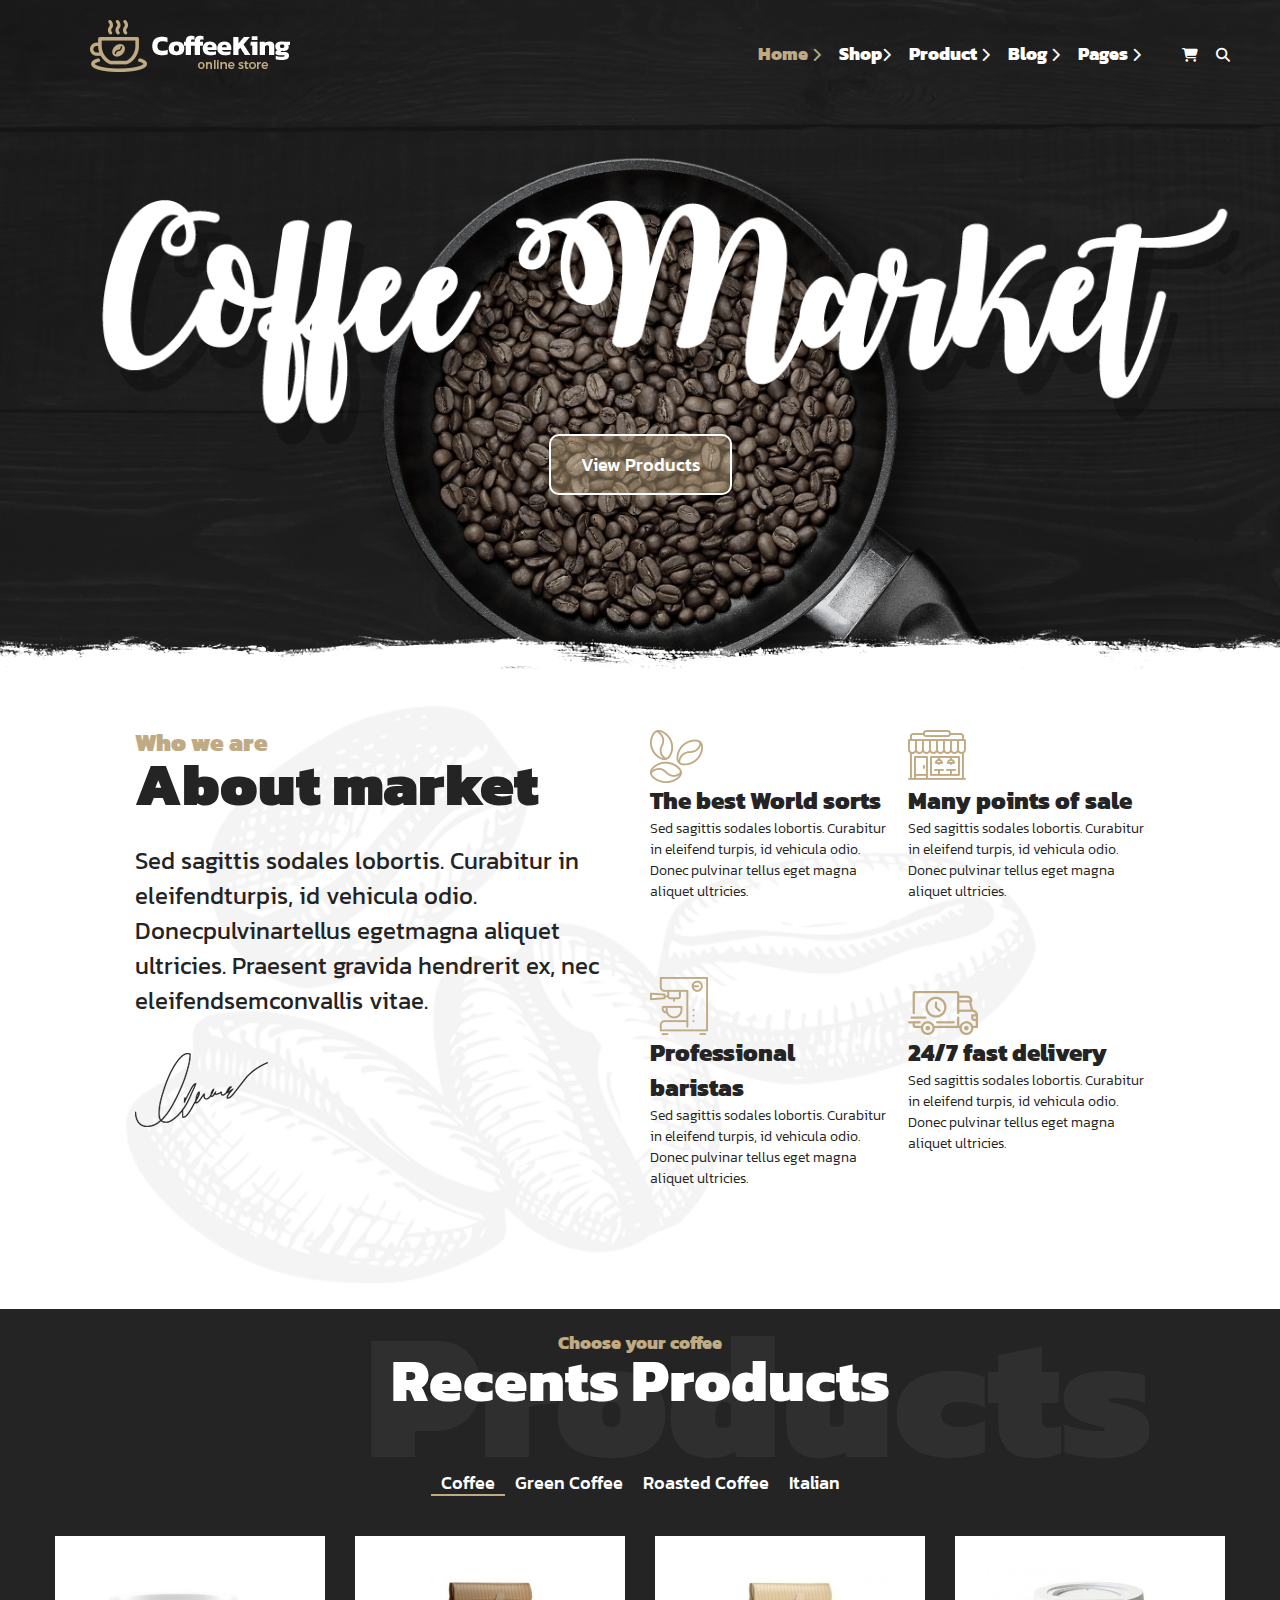
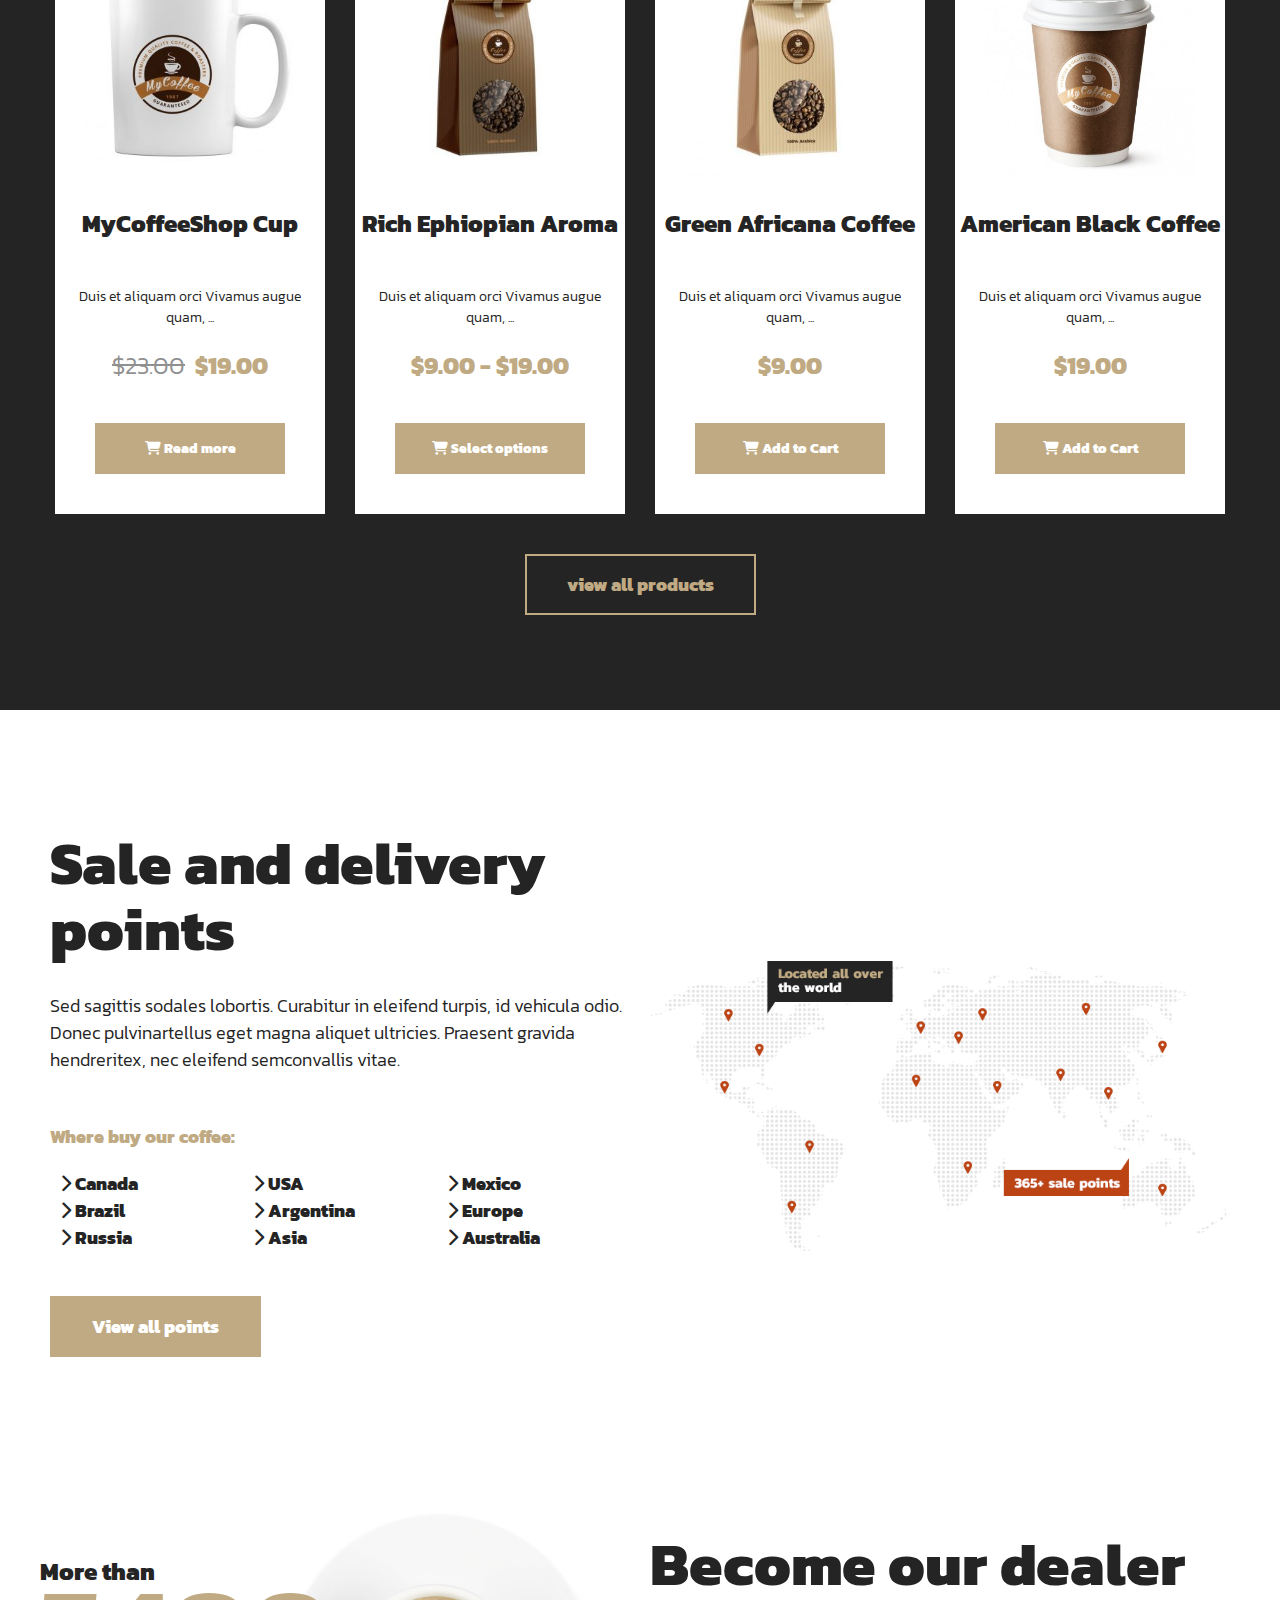
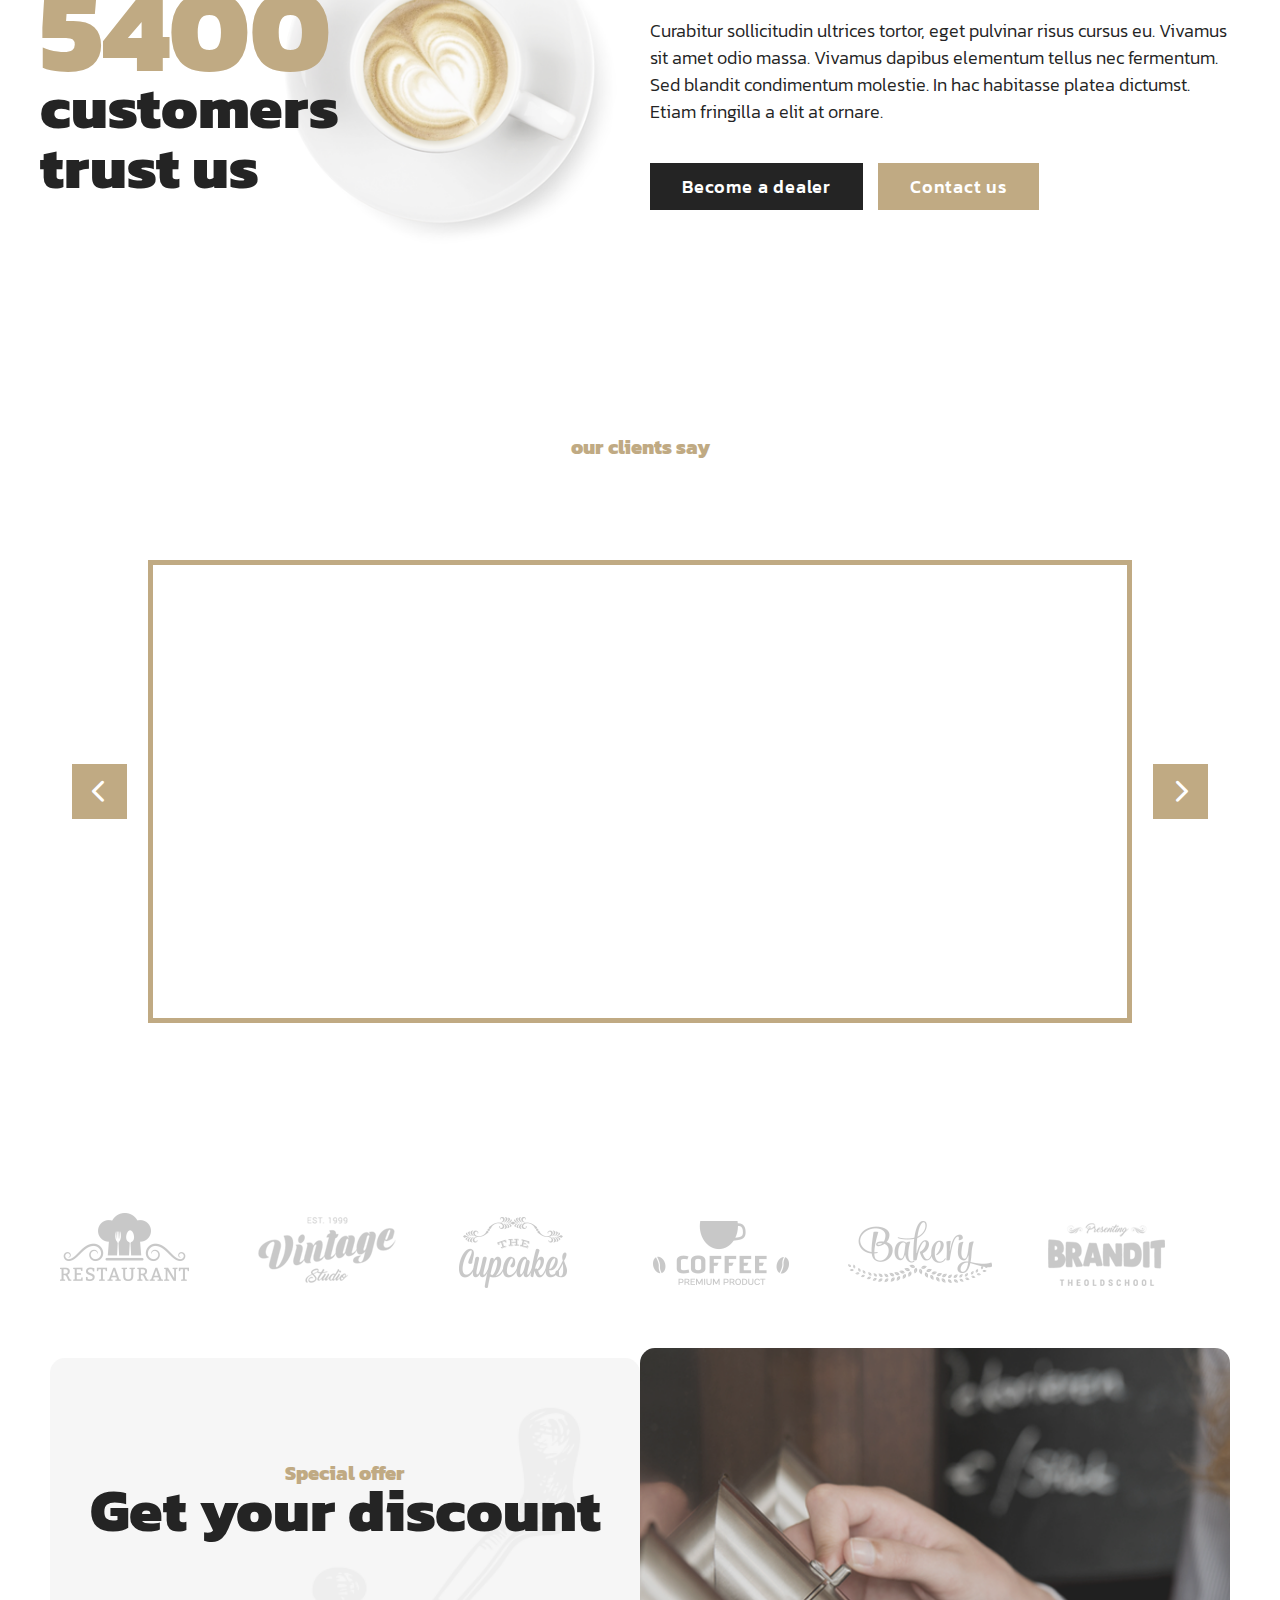
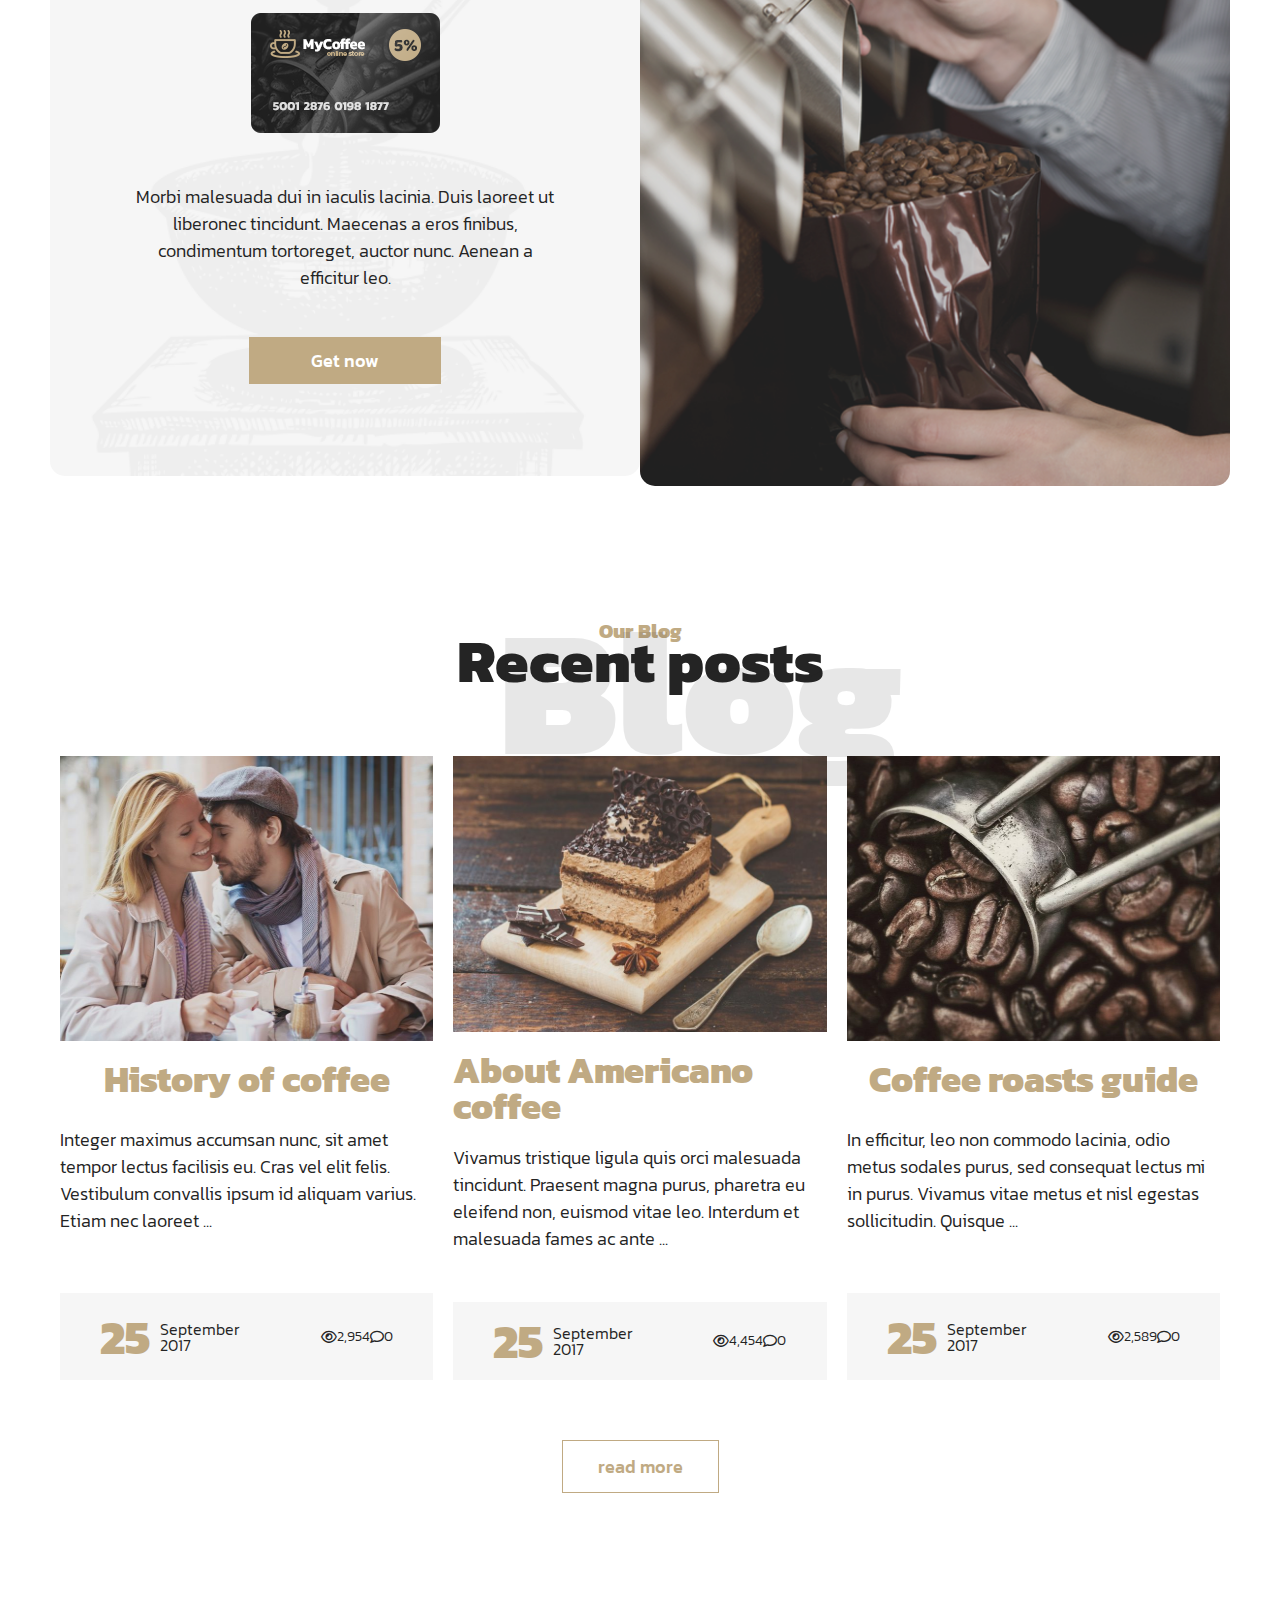
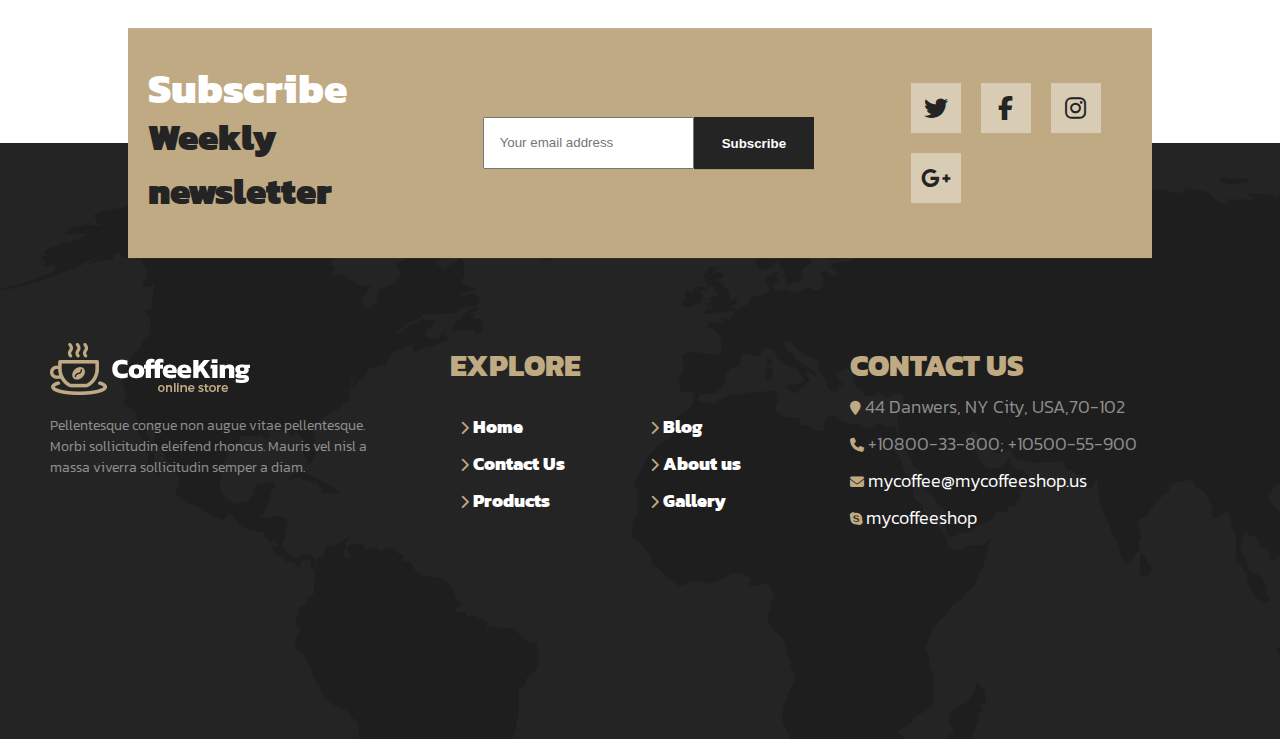
<file: CoffeeMarket/index.html>
<!DOCTYPE html>
<html lang="en">
 
<head>
    <meta charset="UTF-8">
    <meta name="viewport" content="width=device-width, initial-scale=1.0">
    <title>CoffeeKing</title>
    <link rel="shortcut icon" href="assets/images/favicon.png">
    <link rel="stylesheet" href="assets/css/stylesheet.css">
    <link rel="stylesheet" href="assets/css/all.min.css">
    <link rel="stylesheet" href="assets/css/style.css">
    <link rel="stylesheet" href="assets/css/media.css">
</head>

<body> 
    <!-- header Start -->
    <header>
        <div class="container">
            <div class="row d-flex align-center">
                <div class="col-3">
                    <div class="logo d-flex justify-center"><a href="#"><img src="assets/images/logo.png" alt=""></a>
                    </div>
                </div>
                <div class="menu col-9 d-lg-flex d-none justify-end">
                    <div class="menu">
                        <ul>
                            <li>
                                <a href="#" class="menu-home">Home <i class="fa-solid fa-chevron-right "></i></a>
                                <div class="submenu">
                                    <ul>
                                        <li><a href="#">Coffee Market</a></li>
                                        <li><a href="#">Light Version</a></li>
                                        <li><a href="#">Coffee Shop dark</a></li>
                                        <li><a href="#">Coffee Cup Waves</a></li>
                                    </ul>
                                </div>
                            </li>
                            <li>
                                <a href="#">Shop<i class="fa-solid fa-chevron-right "></i></a>
                                <div class="submenu">
                                    <ul>
                                        <li><a href="#">About Us</a></li>
                                        <li><a href="#">Delivery</a></li>
                                        <li><a href="#">Events</a></li>
                                        <li><a href="#">Special Offer</a></li>
                                        <li><a href="#">Testimonals</a></li>
                                        <li><a href="#">Team</a></li>
                                        <li><a href="#">FAQ</a></li>
                                    </ul>
                                </div>
                            </li>
                            <li>
                                <a href="#">Product <i class="fa-solid fa-chevron-right "></i></a>
                                <div class="submenu">
                                    <ul>
                                        <li><a href="#">Shop</a></li>
                                        <li><a href="#">Cart</a></li>
                                        <li><a href="#">Checkout</a></li>
                                        <li><a href="#">My Account</a></li>
                                    </ul>
                                </div>
                            </li>
                            <li>
                                <a href="#">Blog <i class="fa-solid fa-chevron-right "></i></a>
                                <div class="submenu">
                                    <ul>
                                        <li><a href="#">Blog </a></li>
                                        <li><a href="#">Blog Two-Column</a></li>
                                        <li><a href="#">Blog Three-Column</a></li>
                                    </ul>

                            </li>
                            <li>
                                <a href="#">Pages <i class="fa-solid fa-chevron-right "></i></a>
                                <div class="submenu">
                                    <ul>
                                        <li><a href="#">About</a></li>
                                        <li><a href="#">Contact</a></li>
                                        <li><a href="#">FAQ</a></li>
                                        <li><a href="#">Error</a></li>
                                    </ul>

                            </li>
                            <li><a href="#"><i class="fa-solid fa-shopping-cart"></i></a></li>
                            <li><a href="#"><i class="fa-solid fa-magnifying-glass"></i></a></li>
                        </ul>
                    </div>
                </div>
                <div class="col-9 d-lg-none d-flex justify-end">
                    <div class="toggle-menu">
                        <i class="fa-solid fa-bars"></i> 
                    </div>
                </div>
            </div>

        </div>
    </header> 
    <!--Header End -->
    <!-- Banner Start -->
    <section class="banner">
        <div class="container">
            <div class="row">
                <div class="banner-content">
                    <img src="assets/images/coffeeMarket.png" alt="">
                    <a href="#">View Products</a>
                </div>
            </div>
        </div>
    </section>
    <!-- Banner End -->
    <!-- about Start -->

    <section class="about-main">

        <div class="row">
            <div class="container-fluid">
                <div class="about d-flex">
                    <div class="col-12 col-lg-6">
                        <span>Who we are</span>
                        <h2>About market</h2>
                        <p>Sed sagittis sodales lobortis. Curabitur in eleifendturpis, id vehicula odio.
                            Donecpulvinartellus egetmagna aliquet ultricies. Praesent gravida hendrerit ex, nec
                            eleifendsemconvallis vitae.</p>
                        <img src="assets/images/sign-1.png" alt="">

                    </div>
                    <div class="col-12 col-md-6 col-lg-3">
                        <div class="about-content">
                            <img src="assets/images/about-icon-1.png" alt="">
                            <h4>The best World sorts</h4>
                            <p>Sed sagittis sodales lobortis. Curabitur in eleifend turpis, id vehicula odio. Donec
                                pulvinar tellus eget magna aliquet ultricies.
                            </p>
                        </div>
                        <div class="about-content">
                            <img src="assets/images/about-icon-3.png" alt="">
                            <h4>Professional baristas</h4>
                            <p>Sed sagittis sodales lobortis. Curabitur in eleifend turpis, id vehicula odio. Donec
                                pulvinar tellus eget magna aliquet ultricies.
                            </p>
                        </div>
                    </div>
                    <div class="col-12 col-md-6 col-lg-3">
                        <div class="about-content">
                            <img src="assets/images/about-icon-2.png" alt="">
                            <h4>Many points of sale</h4>
                            <p>Sed sagittis sodales lobortis. Curabitur in eleifend turpis, id vehicula odio. Donec
                                pulvinar tellus eget magna aliquet ultricies.
                            </p>
                        </div>
                        <div class="about-content">
                            <img src="assets/images/about-icon-4.png" alt="">
                            <h4>24/7 fast delivery</h4>
                            <p>Sed sagittis sodales lobortis. Curabitur in eleifend turpis, id vehicula odio. Donec
                                pulvinar tellus eget magna aliquet ultricies.
                            </p>
                        </div>
                    </div>
                </div>
            </div>
        </div>
    </section>

    <!-- about End -->
    <!-- Products Start -->

    <section class="products d-flex">
        <div class="container">
            <div class="col-12">
                <span class="head-bgeffect d-flex">Products</span>
                <h5 class="d-flex justify-center">Choose your coffee</h5>
                <h2 class="d-flex justify-center">Recents Products</h2>
                <ul class="d-flex justify-center">
                    <li><a href="#">Coffee</a></li>
                    <li><a href="#">Green Coffee</a></li>
                    <li><a href="#">Roasted Coffee</a></li>
                    <li><a href="#">Italian</a></li>
                </ul>
            </div>

            <div class="products-card-head ">
                <div class="container d-flex justify-center">
                    <div class="col-12 col-sm-6 col-lg-4 col-xl-3">
                        <div class="products-cards d-flex justify-center">
                            <img src="assets/images/coffee_item1.jpg" alt="" class="d-flex justify-center" >
                            <h5>MyCoffeeShop Cup</h5>
                            <p>Duis et aliquam orci Vivamus augue quam, ...</p>
                            <span>$23.00</span>
                            $19.00
                            <a href="#"><i class="fa-solid fa-shopping-cart"></i> Read more</a>
                        </div>
                    </div>
                    <div class="col-12 col-sm-6 col-lg-4 col-xl-3">
                        <div class="products-cards d-flex justify-center">
                            <img src="assets/images/coffee_item3.jpg" alt="" class="d-flex justify-center">
                            <h5>Rich Ephiopian Aroma</h5>
                            <p>Duis et aliquam orci Vivamus augue quam, ...</p>
                            $9.00 - $19.00
                            <a href="#"><i class="fa-solid fa-shopping-cart"></i> Select options</a>
                        </div>
                    </div>
                    <div class="col-12 col-sm-6 col-lg-4 col-xl-3">
                        <div class="products-cards d-flex justify-center">
                            <img src="assets/images/coffee_item2.jpg" alt="" class="d-flex justify-center">
                            <h5>Green Africana Coffee</h5>
                            <p>Duis et aliquam orci Vivamus augue quam, ...</p>$9.00
                            <a href="#"><i class="fa-solid fa-shopping-cart"></i> Add to Cart</a>
                        </div>
                    </div>
                    <div class="col-12 col-sm-6 col-lg-4 col-xl-3">
                        <div class="products-cards d-flex justify-center">
                            <img src="assets/images/coffee_item4.jpg" alt="" class="d-flex justify-center">
                            <h5>American Black Coffee</h5>
                            <p>Duis et aliquam orci Vivamus augue quam, ...</p>
                            $19.00
                            <a href="#"><i class="fa-solid fa-shopping-cart"></i> Add to Cart</a>
                        </div>
                    </div>
                </div>
            </div>

            <div class="col-12 products-viewall d-flex justify-center"><a href="#">view all products</a></div>
        </div>
    </section>

    <!-- product end -->
    <!-- delivery Start -->

    <section class="delivery">
        <div class="container">
            <div class="row">
                <div class="col-12 col-md-8 col-lg-6">
                    <h3>Sale and delivery points</h3>
                    <p>Sed sagittis sodales lobortis. Curabitur in eleifend turpis, id vehicula odio. Donec
                        pulvinartellus eget magna aliquet ultricies. Praesent gravida hendreritex, nec eleifend
                        semconvallis vitae.</p>
                    <h4>Where buy our coffee:</h4>
                    <div class="d-flex">
                        <div class="col-4 d-flex">
                            <ul class="">
                                <li><a href="#"><i class="fa-solid fa-chevron-right"></i> Canada</a></li>
                                <li><a href="#"><i class="fa-solid fa-chevron-right"></i> Brazil</a> </li>
                                <li><a href="#"><i class="fa-solid fa-chevron-right"></i> Russia</a></li>
                            </ul>
                        </div>
                        <div class="col-4 d-flex">
                            <ul class="">
                                <li><a href="#"><i class="fa-solid fa-chevron-right"></i> USA</a></li>
                                <li><a href="#"><i class="fa-solid fa-chevron-right"></i> Argentina</a></li>
                                <li><a href="#"><i class="fa-solid fa-chevron-right"></i> Asia</a></li>
                            </ul>
                        </div>
                        <div class="col-4 d-flex">
                            <ul class="">
                                <li><a href="#"><i class="fa-solid fa-chevron-right"></i> Mexico</a></li>
                                <li><a href="#"><i class="fa-solid fa-chevron-right"></i> Europe</a></li>
                                <li><a href="#"><i class="fa-solid fa-chevron-right"></i> Australia</a></li>
                            </ul>
                        </div>
                    </div>
                    <div class="delivery-viewall d-flex"><a href="#">View all points</a></div>
                </div>  
                <div class="col-12 col-md-4 col-lg-6 d-none align-center delivery-img ">
                    <img src="assets/images/delivery-map.png" alt="">
                </div>
            </div>
        </div>
    </section>
    
    <!-- delivery end -->
    <!-- dealership start -->

    <section class="dealership">
        <div class="container">
            <div class="row">
                <div class="col-12 col-md-6 dealership-img">
                    More than
                    <h2>5400</h2>
                    <h3>customers <br> trust us</h3>
                </div>
                <div class="col-12 col-md-6 dealership-content d-flex align-center">
                    <h3>Become our dealer</h3>
                    <p>Curabitur sollicitudin ultrices tortor, eget pulvinar risus cursus eu. Vivamus sit amet odio
                        massa. Vivamus dapibus elementum tellus nec fermentum. Sed blandit condimentum molestie. In hac
                        habitasse platea dictumst. Etiam fringilla a elit at ornare.</p>
                    <a href="#" class="but-1">Become a dealer</a>
                    <div><a href="#" class="p-b-button">Contact us</a></div>
                </div>
            </div>
        </div>
    </section>

    <!-- dealership end -->
    <!-- Testimonals start -->

    <section class="testimonials d-flex" data-speed="0.2">
        <div class="container">
            <div class="row">
                <div class="col-12">
                    <div class="testimonial-head">
                        <h5 class="d-flex justify-center">our clients say</h5>
                        <h2 class="d-flex justify-center">Testimonals</h2>
                    </div>
                </div>
                <div class="col-12 d-flex">
                    <div class="col-1 arrowslider d-flex justify-center align-center"><a href="#"><i class="fa-solid fa-chevron-left"></i></a></div>
                    <div class="col-12 col-lg-10 testimonial-card">
                        <h5>Anastasia Stone</h5>
                        <span>barista</span>
                        <p>Nullam orci dui, dictum et magna sollicitudin, tempor blandit erat. Maecenas suscipit tellus
                            sit amet augue placerat fringilla a id lacus. Fusce tincidunt in leo lacinia condimentum.
                            Maecenas suscipit tellus sit amet augue placerat fringilla a id lacus.</p>
                        <i class="fa-solid fa-quote-right"></i>
                    </div>
                    <div class="col-1 arrowslider d-flex justify-center align-center"><a href="#"><i
                                class="fa-solid fa-chevron-right"></i></a></div>
                </div>
                <div class="col-12"></div>
            </div>
        </div>
    </section>

    <!-- Testimonals end -->
    <!-- discount start -->

    <section class="discount">
        <div class="container">
            <div class="row"> 
                <div class="col-12 d-flex">
                    <div class="col-2"><img src="assets/images/restaurants-discount.png" alt=""></div>
                    <div class="col-2"><img src="assets/images/vintage-discount.png" alt=""></div>
                    <div class="col-2"><img src="assets/images/cupcake-discount.png" alt=""></div>
                    <div class="col-2"><img src="assets/images/coffe_logo2-discount.png" alt=""></div>
                    <div class="col-2"><img src="assets/images/bakery-discount.png" alt=""></div>
                    <div class="col-2"><img src="assets/images/brandit-discount.png" alt=""></div>
                </div>
                <div class="col-12 d-flex discount-main">
                    <div class="col-12 col-sm-9 col-md-8 col-lg-6 discount-content">
                        <h5>Special offer</h5>
                        <h2>Get your discount</h2>
                        <img src="assets/images/info-card.png" alt="" class="d-flex">
                        <p>Morbi malesuada dui in iaculis lacinia. Duis laoreet ut liberonec tincidunt. Maecenas a eros
                            finibus, condimentum tortoreget, auctor nunc. Aenean a efficitur leo.</p>
                        <div><a href="#" class="">Get now</a></div>
                    </div>
                    <div class="col-sm-3 col-md-4 col-lg-6 discount-image"></div>
                </div>
            </div>
        </div>

    </section>

    <!-- discount end -->
    <!-- blog start -->

    <section class="blog">
        <div class="container">
            <div class="row"> 
                <div class="col-12 blog-title">
                    <span class="head-bgeffect d-flex">Blog</span>
                    <h5 class="d-flex justify-center">Our Blog</h5>
                    <h2 class="d-flex justify-center">Recent posts</h2>
                </div>
                <div class="col-12 blog-card d-flex">
                    <div class="col-12 col-md-6 col-lg-4 d-flex justify-center">
                        <a href="#" class="overflow-hidden"> <img src="assets/images/blog1-770x570.jpg" alt=""></a>
                        <h3>History of coffee</h3>
                        <p>Integer maximus accumsan nunc, sit amet tempor lectus facilisis eu. Cras vel elit felis.
                            Vestibulum convallis ipsum id aliquam varius. Etiam nec laoreet ...</p>
                        <div class="info d-flex justify-between align-center">
                            <div class="date d-flex align-center">
                                <a href="#">
                                    <h4>25</h4>
                                    September <br> 2017
                                </a>
                            </div>
                            <div class="view-comment">
                                <a href="#">
                                    <i class="fa-regular fa-eye"></i> 2,954
                                    <i class="fa-regular fa-comment"></i> 0
                                </a>
                            </div>
                        </div>
                    </div>
                    <div class="col-12 col-md-6 col-lg-4 d-flex justify-center">
                        <a href="#" class="overflow-hidden"><img src="assets/images/blog2-770x570.jpg" alt=""></a>
                        <h3>About Americano coffee</h3>
                        <p>Vivamus tristique ligula quis orci malesuada tincidunt. Praesent magna purus, pharetra eu
                            eleifend non, euismod vitae leo. Interdum et malesuada fames ac ante ...</p>
                        <div class="info d-flex justify-between align-center">
                            <div class="date d-flex align-center">
                                <a href="#">
                                    <h4>25</h4>
                                    September <br> 2017
                                </a>
                            </div>
                            <div class="view-comment">
                                <a href="#">
                                    <i class="fa-regular fa-eye"></i>4,454
                                    <i class="fa-regular fa-comment"></i>0
                                </a>
                            </div>
                        </div>
                    </div>
                    <div class="col-12 col-md-6 col-lg-4 d-flex justify-center">
                        <a href="#" class="overflow-hidden"><img src="assets/images/blog3-770x570.jpg" alt=""></a>
                        <h3>Coffee roasts guide</h3>
                        <p>In efficitur, leo non commodo lacinia, odio metus sodales purus, sed consequat lectus mi in
                            purus. Vivamus vitae metus et nisl egestas sollicitudin. Quisque ...</p>
                        <div class="info d-flex justify-between align-center">
                            <div class="date d-flex align-center">
                                <a href="#">
                                    <h4>25</h4>
                                    September <br> 2017
                                </a>
                            </div>
                            <div class="view-comment">
                                <a href="#">
                                    <i class="fa-regular fa-eye"></i>2,589 
                                    <i class="fa-regular fa-comment"> </i> 0
                                </a>
                            </div>
                        </div>
                    </div>
                </div>
                <div class="col-12 blog-readmore d-flex justify-center">
                    <a href="#">read more</a>
                </div>
            </div>
        </div>
    </section>

    <!-- blog end -->
    <!-- footer start -->

    <section class="subscribe">
        <div class="container">
            <div class="row">
                <div class="col-12 d-flex align-center">
                    <div class="col-12  col-md-5 col-lg-4 subscribe-content">
                        <h3>Subscribe</h3>Weekly newsletter
                    </div>
                    <div class="col-12 col-md-7 col-lg-5 col-xxl-4 subscribe-form d-flex align-center">
                        <form class="d-flex">
                            <input type="text" placeholder="Your email address">
                            <button>Subscribe</button>
                        </form>
                    </div>
                    <div class="col-12 col-lg-3 col-xxl-4 subscribe-contact">
                        <ul class="d-flex">
                            <li>
                                <div class="subs-app-icon d-flex align-center justify-center"><i class="fa-brands fa-twitter"></i><a href="#"></a></div>
                            </li>
                            <li>
                                <div class="subs-app-icon d-flex align-center justify-center"><i class="fa-brands fa-facebook-f"></i><a href="#"></a></div>
                            </li>
                            <li>
                                <div class="subs-app-icon d-flex align-center justify-center"><i class="fa-brands fa-instagram"></i><a href="#"></a></div>
                            </li>
                            <li>
                                <div class="subs-app-icon d-flex align-center justify-center"><i class="fa-brands fa-google-plus-g"></i><a href="#"></a></div>
                            </li>
                        </ul>
                    </div>
                </div>
            </div>
        </div>
    </section>
    <section>
        <footer class="footer">
            <div class="container">
                <div class="row d-flex justify-center">
                    <div class="col-12 col-sm-12 col-md-12 col-lg-12 col-xl-4 col-xxl-4  footer-logo">
                        <img src="assets/images/logo.png" alt="">
                        <div class="footer-content">

                            <p>Pellentesque congue non augue vitae pellentesque. Morbi sollicitudin eleifend rhoncus.
                                Mauris vel nisl a massa viverra sollicitudin semper a diam.</p>
                        </div>
                    </div>
                    <div class="col-12 col-sm-6 col-xl-4 footer-explore">
                        <h2>EXPLORE </h2>
                        <div class="d-flex">
                            <div class="col-6 d-flex">
                                <ul class="">
                                    <li><a href="#"><i class="fa-solid fa-chevron-right"></i> Home</a></li>
                                    <li><a href="#"><i class="fa-solid fa-chevron-right"></i> Contact Us</a></li>
                                    <li><a href="#"><i class="fa-solid fa-chevron-right"></i> Products</a></li>
                                </ul>
                            </div>
                            <div class="col-6 d-flex">
                                <ul class="">
                                    <li><a href="#"><i class="fa-solid fa-chevron-right"></i> Blog</a></li>
                                    <li><a href="#"><i class="fa-solid fa-chevron-right"></i> About us</a></li>
                                    <li><a href="#"><i class="fa-solid fa-chevron-right"></i> Gallery</a></li>
                                </ul>
                            </div>
                        </div>
                    </div>
                    <div class="col-12 col-sm-6 col-xl-4 d-flex">
                        <div class="footer-contact">
                            <h2>CONTACT US</h2>
                            <ul>
                                <li><i class="fa-solid fa-map-marker"></i> 44 Danwers, NY City, USA,70-102</li>
                                <li><i class="fa-solid fa-phone"></i> +10800-33-800; +10500-55-900</li>
                                <li><a href="#"><i class="fa-solid fa-envelope"></i> mycoffee@mycoffeeshop.us</a></li>
                                <li><a href="#"><i class="fa-brands fa-skype"></i> mycoffeeshop</a></li>
                            </ul>
                        </div>
                    </div>
                </div>
            </div>

        </footer>
    </section>
</body>

</html>
</file>
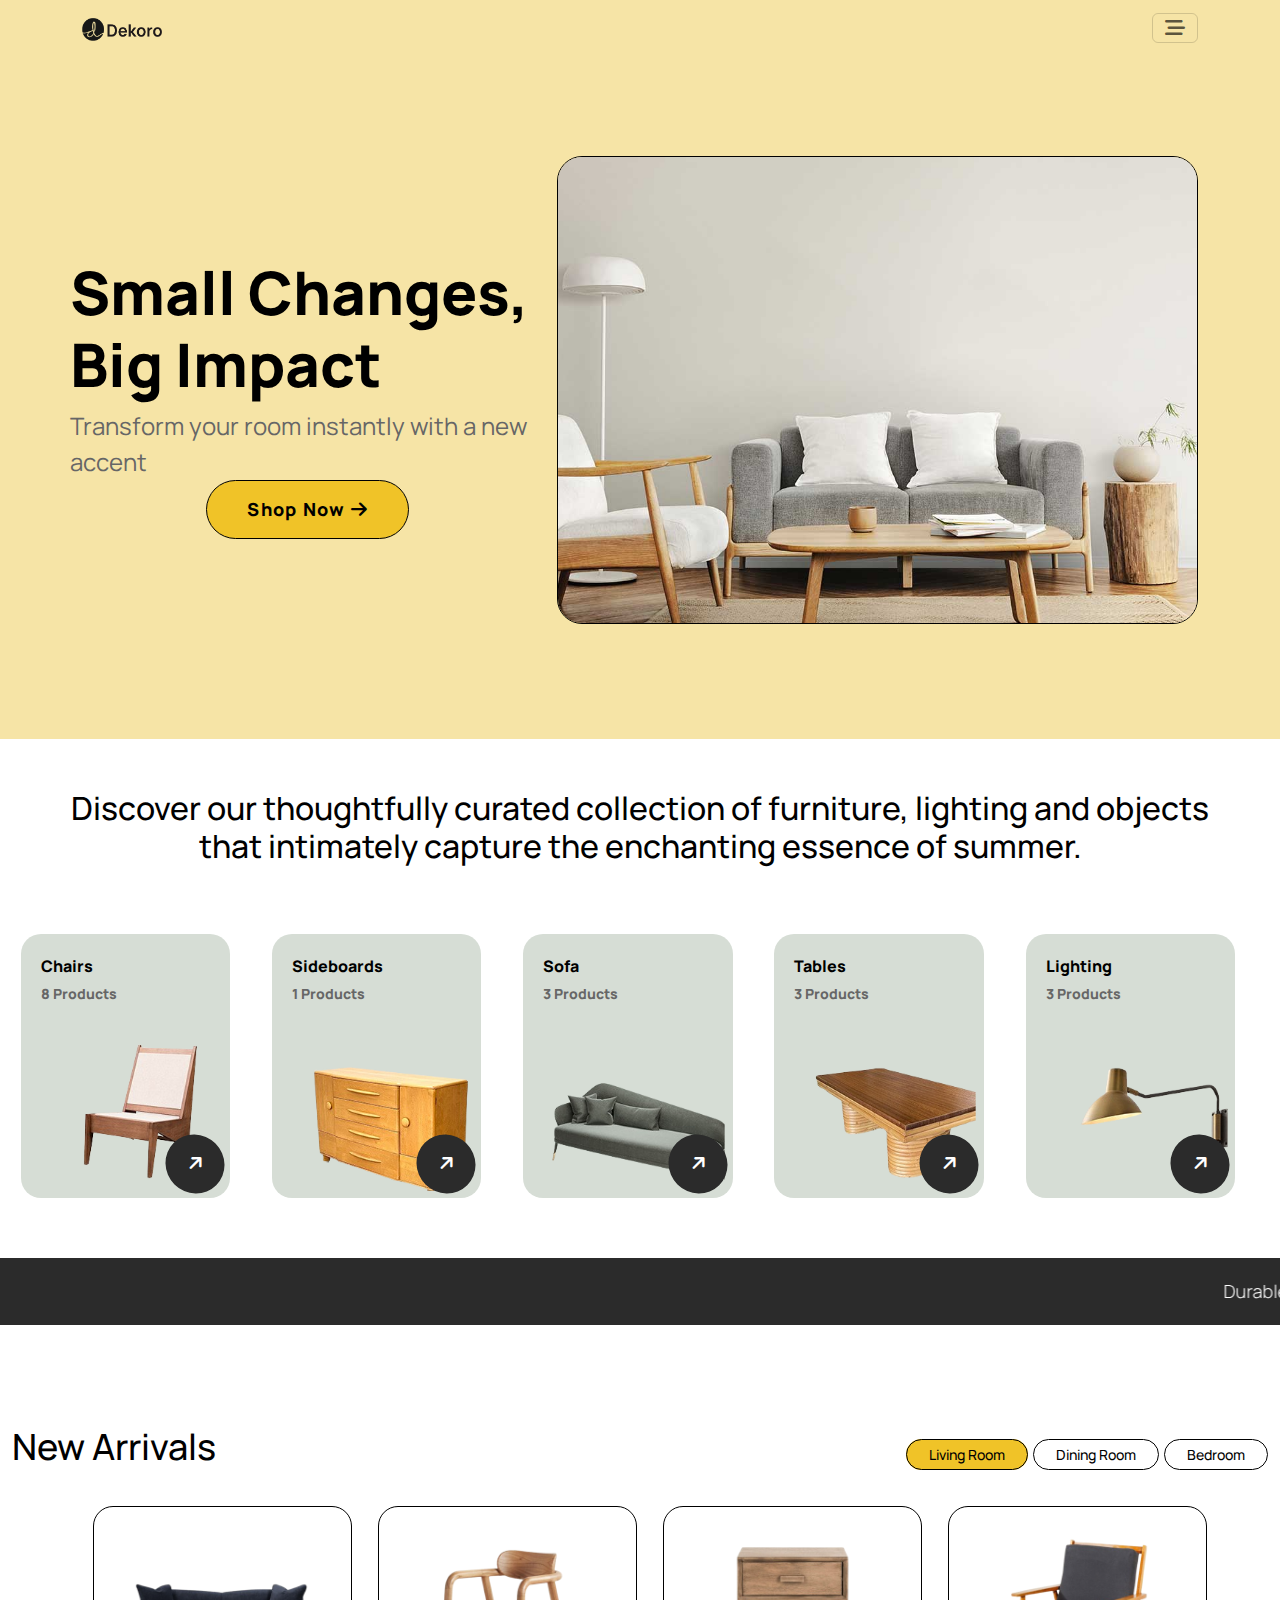
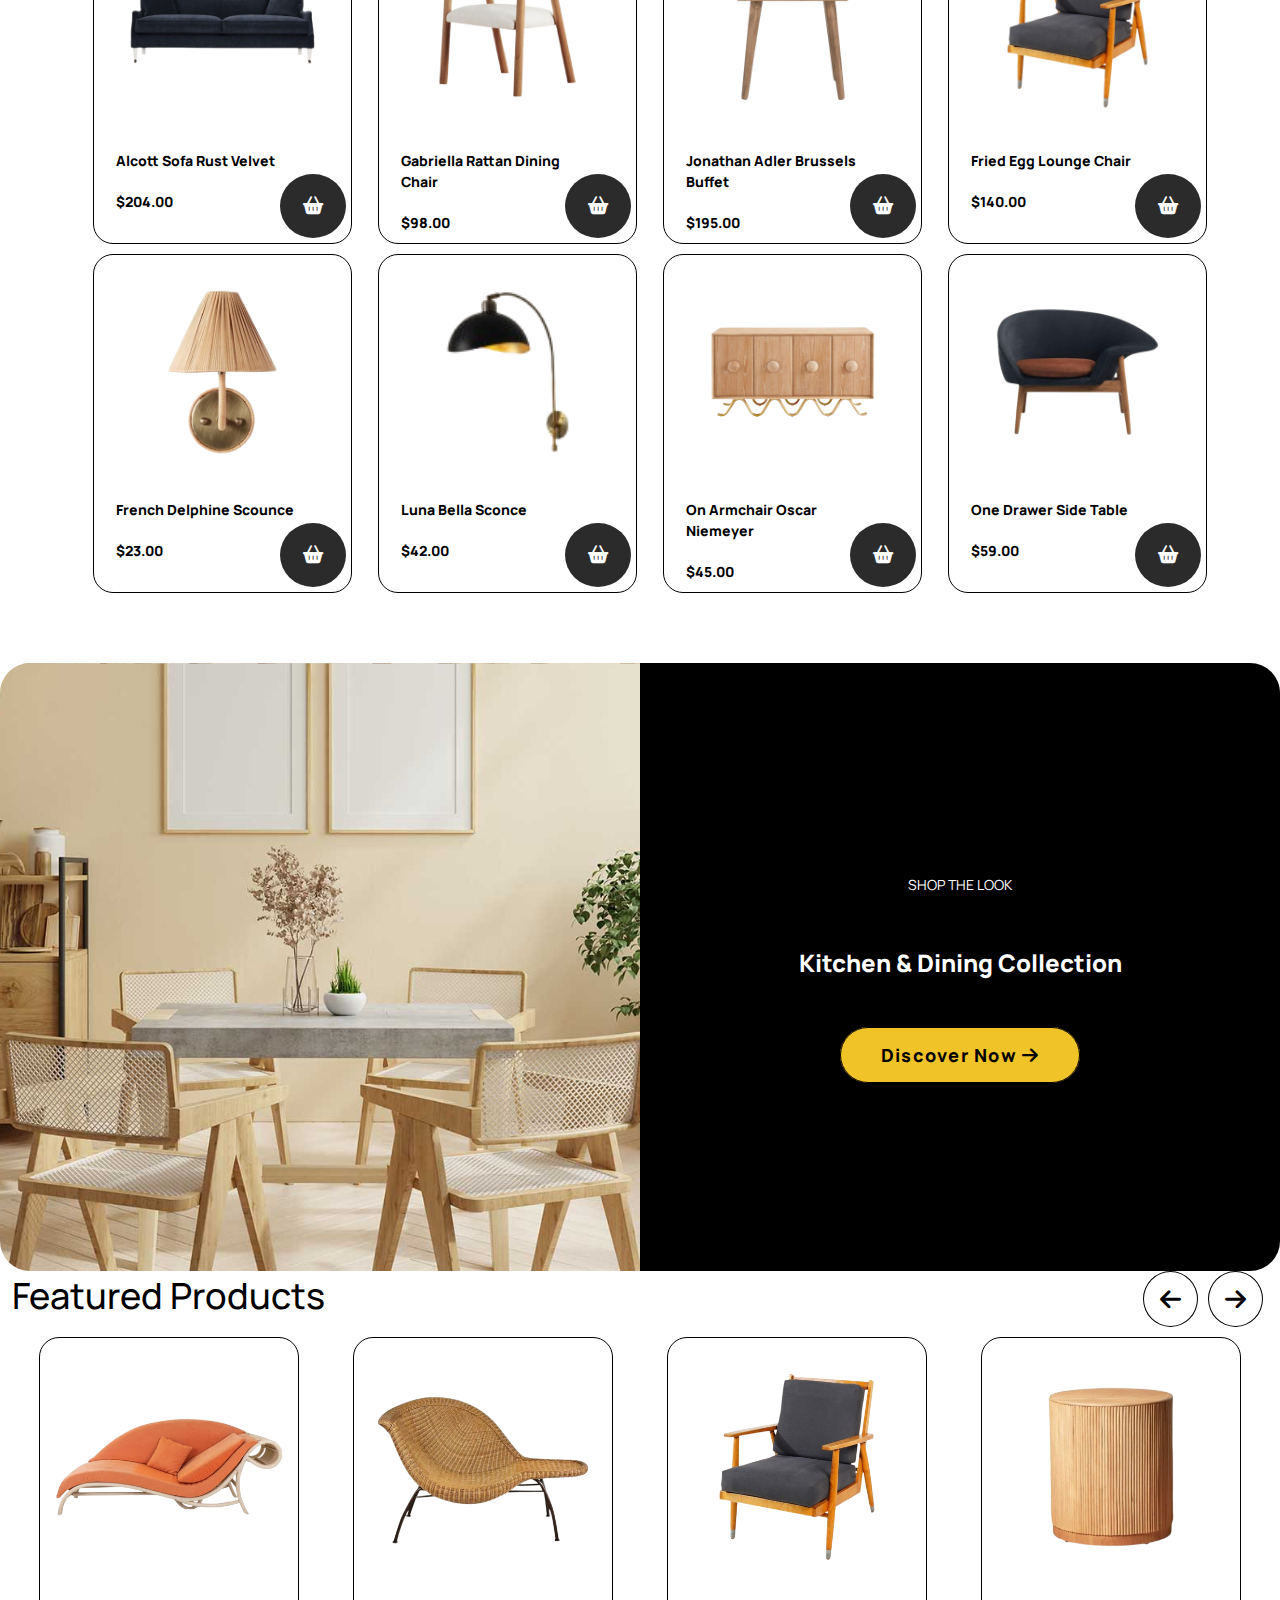
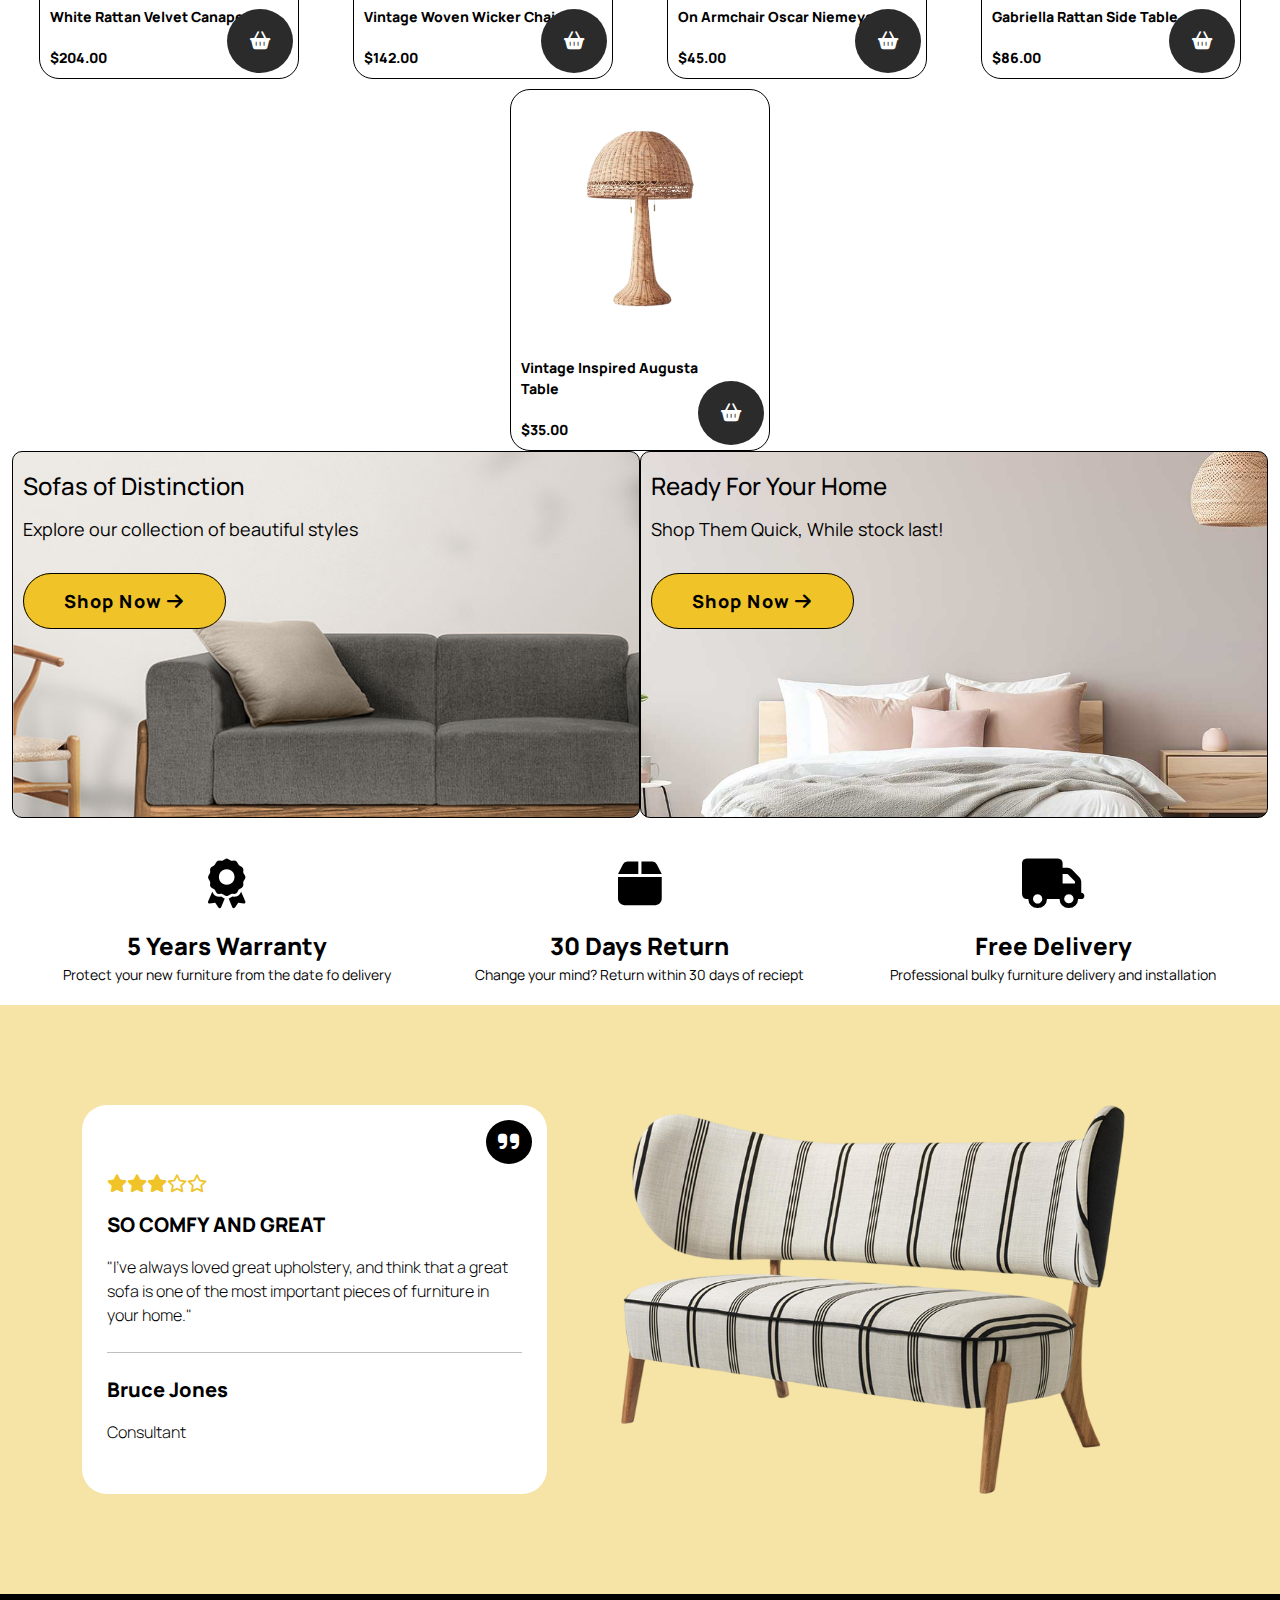
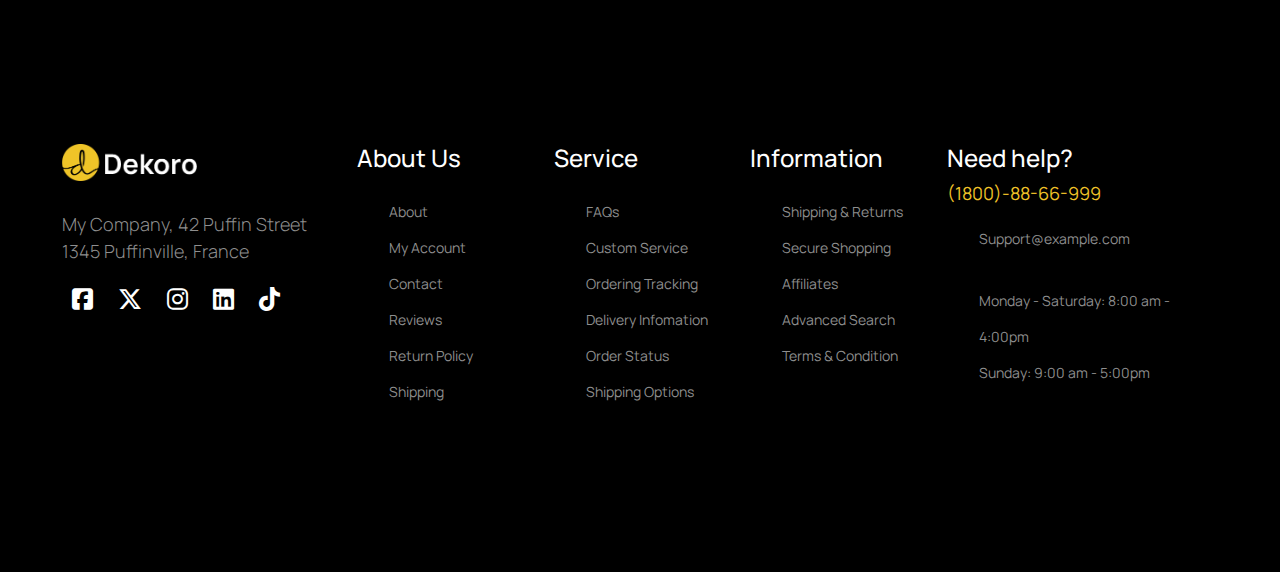
<file: Dekoro/index.html>
<!DOCTYPE html>
<html lang="en">

<head>
    <meta charset="UTF-8">
    <meta name="viewport" content="width=device-width, initial-scale=1.0">
    <title>Dekoro - Furniture Store</title>
    <!-- facicon -->
    <link rel="shortcut icon" href="assets/images/favicon.png" type="image/x-icon">
    <!-- font css -->
    <link rel="stylesheet" href="assets/css/stylesheet.css">
    <!-- font awesome -->
    <link rel="stylesheet" href="assets/css/all.min.css">
    <!-- custom css -->
    <link rel="stylesheet" href="assets/css/bootstrap.min.css">
    <link rel="stylesheet" href="assets/css/media.css">
    <link rel="stylesheet" href="assets/css/style.css">
</head>

<body>
    <!-- header Start -->
    <div class="offcanvas offcanvas-start text-bg-dark" data-bs-scroll="true" tabindex="-1"
        id="offcanvasWithBothOptions" aria-labelledby="offcanvasWithBothOptionsLabel">
        <div class="offcanvas-header">
            <h5 class="offcanvas-title" id="offcanvasWithBothOptionsLabel">Menu</h5>
            <button type="button" class="btn-close" data-bs-dismiss="offcanvas" aria-label="Close"></button>
        </div>
        <div class="offcanvas-body">
            <ul class="navbar-nav ms-auto mb-2 mb-lg-0">
                <li class="nav-item text-white lead" data-bs-dismiss="offcanvas">
                    <a href="#">Home </a>
                    <div class="submenu d-flex">
                        <ul class=" submenu-img text-black">
                            <div class="d-flex">
                                <li class="nav-item text-white lead" data-bs-dismiss="offcanvas">
                                    <a href="#" class="text-white lead">Home 1</a>
                                </li>
                            </div>
                            <div class="d-flex">
                                <li class="nav-item text-white lead" data-bs-dismiss="offcanvas">
                                    <a href="#" class="text-white lead">Home 2</a>
                                </li>
                            </div>
                            <div class="d-flex">
                                <li class="nav-item text-white lead" data-bs-dismiss="offcanvas">
                                    <a href="#" class="text-white lead">Home 3</a>
                                </li>
                            </div>
                        </ul>
                    </div>
                </li>
                <li class="nav-item text-white" data-bs-dismiss="offcanvas">
                    <a href="#">Shop</a>
                    <div class="submenu-m row">
                        <div>
                            <ul>
                                <li class="nav-item text-white lead" data-bs-dismiss="offcanvas">Shop Layout</li>

                                <li class="nav-item text-white lead" data-bs-dismiss="offcanvas"><a href="#">Shop Left
                                        Sidebar</a></li>
                                <li class="nav-item text-white lead" data-bs-dismiss="offcanvas"><a href="#">Shop Right
                                        Sidebar</a></li>
                                <li class="nav-item text-white lead" data-bs-dismiss="offcanvas"><a href="#">Shop Canvas
                                        Filter</a></li>
                                <li class="nav-item text-white lead" data-bs-dismiss="offcanvas"><a href="#">Shop
                                        Fullwidth</a></li>
                                <li class="nav-item text-white lead" data-bs-dismiss="offcanvas"><a href="#">Shop Top
                                        Categories</a></li>
                                <li class="nav-item text-white lead" data-bs-dismiss="offcanvas"><a href="#">Shop Top
                                        Best Seller</a></li>
                            </ul>
                        </div>
                        <div>
                            <ul>
                                <li class="nav-item text-white lead" data-bs-dismiss="offcanvas">Products Style</li>
                                <li class="nav-item text-white lead" data-bs-dismiss="offcanvas"><a href="#">Shop
                                        Pagination</a></li>
                                <li class="nav-item text-white lead" data-bs-dismiss="offcanvas"><a href="#">Shop
                                        Loadmore</a></li>
                                <li class="nav-item text-white lead" data-bs-dismiss="offcanvas"><a href="#">Shop
                                        Infinity</a></li>
                            </ul>
                        </div>
                    </div>
                </li>
                <li class="nav-item text-white " data-bs-dismiss="offcanvas">
                    <a href="#">Product </a>
                    <div class="submenu-m row">
                        <div>
                            <ul>
                                <li class="nav-item text-white lead" data-bs-dismiss="offcanvas">Products Types</li>
                                <li class="nav-item text-white lead" data-bs-dismiss="offcanvas"><a href="#">Grouped
                                        Products</a></li>
                                <li class="nav-item text-white lead" data-bs-dismiss="offcanvas"><a href="#">Variable
                                        Products</a></li>
                                <li class="nav-item text-white lead" data-bs-dismiss="offcanvas"><a href="#">External
                                        Products</a></li>
                                <li class="nav-item text-white lead" data-bs-dismiss="offcanvas"><a href="#">Countdown
                                        Products</a></li>
                                <li class="nav-item text-white lead" data-bs-dismiss="offcanvas"><a href="#">Popup
                                        Video</a></li>
                            </ul>
                        </div>
                        <div>
                            <ul>
                                <li class="nav-item text-white lead" data-bs-dismiss="offcanvas">Products Style</li>
                                <li class="nav-item text-white lead" data-bs-dismiss="offcanvas"><a href="#">Left
                                        Sidebar</a></li>
                                <li class="nav-item text-white lead" data-bs-dismiss="offcanvas"><a href="#">Right
                                        Sidebar</a></li>
                                <li class="nav-item text-white lead" data-bs-dismiss="offcanvas"><a
                                        href="#">Fullwidth</a></li>
                                <li class="nav-item text-white lead" data-bs-dismiss="offcanvas"><a href="#">Sticky
                                        Images</a></li>
                            </ul>
                        </div>
                        <div>
                            <ul>
                                <li class="nav-item text-white lead" data-bs-dismiss="offcanvas">Products Style</li>
                                <li class="nav-item text-white lead" data-bs-dismiss="offcanvas"><a href="#">Thumbnails
                                        Bottom</a></li>
                                <li class="nav-item text-white lead" data-bs-dismiss="offcanvas"><a href="#">Thumbnails
                                        Left</a></li>
                                <li class="nav-item text-white lead" data-bs-dismiss="offcanvas"><a
                                        href="#">Accordion</a></li>
                                <li class="nav-item text-white lead" data-bs-dismiss="offcanvas"><a
                                        href="#">Carousel</a></li>
                            </ul>
                        </div>
                    </div>
                </li>
                <li class="nav-item text-white " data-bs-dismiss="offcanvas">
                    <a href="#">Blog </a>
                    <div class="submenu">
                        <ul>
                            <li class="nav-item text-white lead" data-bs-dismiss="offcanvas"><a href="#">Blog List
                                    01</a></li>
                            <li class="nav-item text-white lead" data-bs-dismiss="offcanvas"><a href="#">Blog List
                                    02</a></li>
                            <li class="nav-item text-white lead" data-bs-dismiss="offcanvas"><a href="#">Blog - Grid
                                    Sidebar</a></li>
                            <li class="nav-item text-white lead" data-bs-dismiss="offcanvas"><a href="#">Blog - Grid
                                    Full</a></li>
                            <li class="nav-item text-white lead" data-bs-dismiss="offcanvas"><a href="#">Detail Post</a>
                            </li>
                        </ul>

                </li>

                <li class="nav-item text-white " data-bs-dismiss="offcanvas">
                    <a href="#">Pages </a>
                    <div class="submenu">
                        <ul>
                            <li class="nav-item text-white lead" data-bs-dismiss="offcanvas"><a href="#">About</a></li>
                            <li class="nav-item text-white lead" data-bs-dismiss="offcanvas"><a href="#">Contact</a>
                            </li>
                            <li class="nav-item text-white lead" data-bs-dismiss="offcanvas"><a href="#">FAQ</a></li>
                            <li class="nav-item text-white lead" data-bs-dismiss="offcanvas"><a href="#">Error</a></li>
                        </ul>

                </li>
            </ul>
        </div>
    </div>
    <header class="position-sticky top-0">
        <nav class="navbar">
            <div class="container">
                <a class="navbar-brand" href="#">
                    <img src="assets/images/logo.svg" alt="logo" class="img-fluid" style="max-width: 80px;">
                </a>
                <button class="navbar-toggler" type="button" data-bs-toggle="offcanvas"
                    data-bs-target="#offcanvasWithBothOptions" aria-controls="offcanvasWithBothOptions">
                    <i class="fa-solid fa-bars-staggered"></i>
                </button>
            </div>
        </nav>
    </header>

    <!-- Header End -->

    <!-- banner start -->
    <section class="banner">
        <div class="container">
            <div class="row">
                <div class="col-12 col-md-5 banner-content d-flex align-center">
                    <h2>Small Changes, Big Impact</h2>
                    <span>Transform your room instantly with a new accent</span>
                    <a href="#" class="button-yb">Shop Now <i class="fa-solid fa-arrow-right"></i></a>
                </div>
                <div class="col-12 col-md-7">
                    <img src="assets/images/banner-side.jpg" alt="">
                </div>
            </div>
        </div>
    </section>
    <!-- banner end -->
    <!-- discover start -->
    <section>
        <div class="container-fluid">
            <div class="row discover">
                <div class="col-12 discover-content">
                    <h2>Discover our thoughtfully curated collection of furniture, lighting and objects that intimately
                        capture the enchanting essence of summer.</h2>
                </div>
                <div class="col-12 row product-card d-flex">
                    <div class="col-12 col-md-4 col-lg-2 sub-card">
                        Chairs <span>8 Products</span>
                        <i class="fa-solid fa-arrow-up"></i>
                        <img src="assets/images/prod-1.png" alt="">
                    </div>
                    <div class="col-12 col-md-4 col-lg-2 sub-card">
                        Sideboards <span>1 Products</span>
                        <i class="fa-solid fa-arrow-up"></i>
                        <img src="assets/images/prod-2.png" alt="">
                    </div>
                    <div class="col-12 col-md-4 col-lg-2 sub-card">
                        Sofa <span>3 Products</span>
                        <i class="fa-solid fa-arrow-up"></i>
                        <img src="assets/images/prod-3.png" alt="">
                    </div>
                    <div class="col-12 col-md-4 col-lg-2 sub-card">
                        Tables <span>3 Products</span>
                        <i class="fa-solid fa-arrow-up"></i>
                        <img src="assets/images/prod-4.png" alt="">
                    </div>
                    <div class="col-12 col-md-4 col-lg-2 sub-card">
                        Lighting <span>3 Products</span>
                        <i class="fa-solid fa-arrow-up"></i>
                        <img src="assets/images/prod-5.png" alt="">
                    </div>
                </div>

                <marquee behavior="" direction="">Durable, premium materials <i class="fa-solid fa-star-of-life"></i>
                    Modular, easy to move design <i class="fa-solid fa-star-of-life"></i> Durable, premium materials <i
                        class="fa-solid fa-star-of-life"></i> Modular, easy to move design <i
                        class="fa-solid fa-star-of-life"></i> </marquee>
            </div>
        </div>
    </section>
    <!-- discover end -->
    <!-- arrival start -->
    <section class="arrival">
        <div class="container-fluid">
            <div class="row overflow-hidden">
                <div class="col-12 arrival-content d-flex align-center justify-between">
                    <h3>New Arrivals</h3>
                    <div>
                        <a href="#">Living Room</a>
                        <a href="#">Dining Room</a>
                        <a href="#">Bedroom</a>
                    </div>
                </div>


                <div class="col-12 row product-card-head">
                    <div class="container">
                        <div class="product-card row d-flex justify-between">
                            <div class="col-6 col-md-3 sub-card-arr">
                                <i class="fa-solid fa-basket-shopping"></i>
                                <img src="assets/images/arr1.png" alt="">
                                <span style="padding-right: 30px;">Alcott Sofa Rust Velvet</span>
                                <span>$204.00</span>
                            </div>
                            <div class="col-6 col-md-3 sub-card-arr">
                                <i class="fa-solid fa-basket-shopping"></i>
                                <img src="assets/images/arr2.png" alt="">
                                <span style="padding-right: 30px;">Gabriella Rattan Dining Chair</span>
                                <span>$98.00</span>
                            </div>
                            <div class="col-6 col-md-3 sub-card-arr">
                                <i class="fa-solid fa-basket-shopping"></i>
                                <img src="assets/images/arr3.png" alt="">
                                <span style="padding-right: 30px;">Jonathan Adler Brussels Buffet</span>
                                <span>$195.00</span>
                            </div>
                            <div class="col-6 col-md-3 sub-card-arr">
                                <i class="fa-solid fa-basket-shopping"></i>
                                <img src="assets/images/fea3.png" alt="">
                                <span style="padding-right: 30px;">Fried Egg Lounge Chair</span>
                                <span>$140.00</span>
                            </div>
                        </div>
                    </div>
                    <div class="container">
                        <div class="product-card row d-flex">
                            <div class="col-6 col-md-3 sub-card-arr">
                                <i class="fa-solid fa-basket-shopping"></i>
                                <img src="assets/images/arr5.png" alt="">
                                <span style="padding-right: 30px;">French Delphine Scounce</span>
                                <span>$23.00</span>
                            </div>
                            <div class="col-6 col-md-3 sub-card-arr">
                                <i class="fa-solid fa-basket-shopping"></i>
                                <img src="assets/images/arr6.png" alt="">
                                <span style="padding-right: 30px;">Luna Bella Sconce</span>
                                <span>$42.00</span>
                            </div>
                            <div class="col-6 col-md-3 sub-card-arr">
                                <i class="fa-solid fa-basket-shopping"></i>
                                <img src="assets/images/arr7.png" alt="">
                                <span style="padding-right: 30px;">On Armchair Oscar Niemeyer</span>
                                <span>$45.00</span>
                            </div>
                            <div class="col-6 col-md-3 sub-card-arr">
                                <i class="fa-solid fa-basket-shopping"></i>
                                <img src="assets/images/arr8.png" alt="">
                                <span style="padding-right: 30px;">One Drawer Side Table</span>
                                <span>$59.00</span>
                            </div>
                        </div>
                    </div>
                </div>


            </div>
        </div>
    </section>
    <!-- arrival end -->
    <!-- collection start -->
    <section class="collection">
        <div class="container-fluid">
            <div class="row">
                <div class="col-12 col-md-6 collection-image"></div>
                <div class="col-12 col-md-6 collection-content align-center">
                    <span>SHOP THE LOOK</span>
                    <h2>Kitchen & Dining Collection</h2>
                    <a href="#" class="button-yb">Discover Now <i class="fa-solid fa-arrow-right"></i></a>
                </div>
            </div>
        </div>
    </section>
    <!-- collection end -->
    <!-- products start -->
    <section class="product">
        <div class="container-fluid">
            <div class="row">
                <div class="col-12 product-content d-flex align-center justify-between">
                    <h3>Featured Products</h3>
                    <div>
                        <i class="fa-solid fa-arrow-left"></i>
                        <i class="fa-solid fa-arrow-right"></i>
                    </div>
                </div>
                <div class="col-12 product-card d-flex">
                    <div class="col-2 sub-card-arr d-flex">
                        <i class="fa-solid fa-basket-shopping"></i>
                        <img src="assets/images/fea1.png" alt="">
                        <span style="padding-right: 30px;">White Rattan Velvet Canape</span>
                        <span>$204.00</span>
                    </div>
                    <div class="col-2 sub-card-arr d-flex">
                        <i class="fa-solid fa-basket-shopping"></i>
                        <img src="assets/images/fea2.png" alt="">
                        <span style="padding-right: 30px;">Vintage Woven Wicker Chaise</span>
                        <span>$142.00</span>
                    </div>
                    <div class="col-2 sub-card-arr d-flex">
                        <i class="fa-solid fa-basket-shopping"></i>
                        <img src="assets/images/fea3.png" alt="">
                        <span style="padding-right: 30px;">On Armchair Oscar Niemeyer</span>
                        <span>$45.00</span>
                    </div>
                    <div class="col-2 sub-card-arr d-flex">
                        <i class="fa-solid fa-basket-shopping"></i>
                        <img src="assets/images/fea4.png" alt="">
                        <span style="padding-right: 30px;">Gabriella Rattan Side Table</span>
                        <span>$86.00</span>
                    </div>
                    <div class="col-2 sub-card-arr d-flex">
                        <i class="fa-solid fa-basket-shopping"></i>
                        <img src="assets/images/fea5.png" alt="">
                        <span style="padding-right: 30px;">Vintage Inspired Augusta Table</span>
                        <span>$35.00</span>
                    </div>
                </div>
                <div class="col-12 shop-now d-flex">
                    <div class="shop-card col-12 col-md-6">
                        <h4>Sofas of Distinction</h4>
                        <span>Explore our collection of beautiful styles</span><br><br>
                        <a href="#" class="button-yb">Shop Now <i class="fa-solid fa-arrow-right"></i></a>
                    </div>
                    <div class="shop-card col-12 col-md-6 align-center">
                        <h4>Ready For Your Home</h4>
                        <span>Shop Them Quick, While stock last!</span><br><br>
                        <a href="#" class="button-yb">Shop Now <i class="fa-solid fa-arrow-right"></i></a>
                    </div>
                </div>
                <div class="col-12 icon-info d-flex">
                    <div class="col-4">
                        <i class="fa-solid fa-award"></i>
                        5 Years Warranty
                        <span>Protect your new furniture from the date fo delivery</span>
                    </div>
                    <div class="col-4">
                        <i class="fa-solid fa-box"></i>
                        30 Days Return
                        <span>Change your mind? Return within 30 days of reciept</span>
                    </div>
                    <div class="col-4">
                        <i class="fa-solid fa-truck"></i>
                        Free Delivery
                        <span>Professional bulky furniture delivery and installation</span>
                    </div>
                </div>
            </div>
    </section>
    <!-- products end -->
    <!-- blog start -->
    <section class="blog">
        <div class="container">
            <div class="row">
                <div class="col-12 blog-slider d-flex">
                    <div class="col-12 col-md-5 blog-content">
                        <i class="fa-solid fa-star"></i><i class="fa-solid fa-star"></i><i
                            class="fa-solid fa-star"></i><i class="fa-regular fa-star"></i><i
                            class="fa-regular fa-star"></i>
                        <h4>SO COMFY AND GREAT</h4>
                        "I've always loved great upholstery, and think that a great sofa is one of the most important
                        pieces of furniture in your home."
                        <hr width="100%" style="margin: 25px 0;">
                        <h4> Bruce Jones</h4>
                        Consultant
                        <div class="icon-top"><i class="fa-solid fa-quote-right"></i></div>
                    </div>
                    <div class="col-12 col-md-7 blog-img"   ></div>
                </div>
            </div>
        </div>
    </section>
    <!-- blog end -->
    <!-- footer start -->
     <footer>
        <div class="container-fluid overflow-hidden">
            <div class="row">
                <div class="col-12 col-lg-3">
                    <img src="assets/images/logo-2.webp" alt="" class="logo">
                    <p> My Company, 42 Puffin Street 1345 Puffinville, France</p>
                    <div class="col-12">
                        <i class="fa-brands fa-square-facebook"></i>
                        <i class="fa-brands fa-x-twitter"></i>
                        <i class="fa-brands fa-instagram"></i>
                        <i class="fa-brands fa-linkedin"></i>
                        <i class="fa-brands fa-tiktok"></i>

                    </div>
                </div>
                <div class="col-12 col-lg-2">
                    <h4>About Us</h4>
                    <ul>
                        <li><a href="#">About</a></li>
                        <li><a href="#">My Account</a></li>
                        <li><a href="#">Contact</a></li>
                        <li><a href="#">Reviews</a></li>
                        <li><a href="#">Return Policy</a></li>
                        <li><a href="#">Shipping</a></li>
                    </ul>
                </div>
                <div class="col-12 col-lg-2">
                    <h4>Service</h4>
                    <ul>
                        <li><a href="#">FAQs</a></li>
                        <li><a href="#">Custom Service</a></li>
                        <li><a href="#">Ordering Tracking</a></li>
                        <li><a href="#">Delivery Infomation</a></li>
                        <li><a href="#">Order Status</a></li>
                        <li><a href="#">Shipping Options</a></li>
                    </ul>
                </div>
                <div class="col-12 col-lg-2">
                    <h4>Information</h4>
                    <ul>
                        <li><a href="#">Shipping & Returns</a></li>
                        <li><a href="#">Secure Shopping</a></li>
                        <li><a href="#">Affiliates</a></li>
                        <li><a href="#">Advanced Search</a></li>
                        <li><a href="#">Terms & Condition</a></li>
                    </ul>
                </div>
                <div class="col-12 col-lg-3 ">
                    <h4>Need help?</h4>
                    <span>(1800)-88-66-999</span>
                    <ul>
                        <li><a href="#"> Support@example.com</a></li>
                    </ul>
                    <ul>
                        <li><a href="#"> Monday - Saturday: 8:00 am - 4:00pm</a></li>
                        <li><a href="#">Sunday: 9:00 am - 5:00pm</a></li>
                    </ul>
                </div>
            </div>
        </div>
    </footer>
    <!-- footer end -->
    <script src="assets/js/bootstrap.bundle.min.js"></script>
</body>

</html>
</file>
<file: CoffeeMarket/assets/css/stylesheet.css>
@font-face {
    font-family: 'Kanit';
    src: url('../fonts/../fonts/Kanit-Black.woff2') format('woff2'),
        url('../fonts/Kanit-Black.woff') format('woff');
    font-weight: 900;
    font-style: normal;
    font-display: swap;
}

@font-face {
    font-family: 'Kanit';
    src: url('../fonts/Kanit-BlackItalic.woff2') format('woff2'),
        url('../fonts/Kanit-BlackItalic.woff') format('woff');
    font-weight: 900;
    font-style: italic;
    font-display: swap;
}

@font-face {
    font-family: 'Kanit';
    src: url('../fonts/Kanit-Bold.woff2') format('woff2'),
        url('../fonts/Kanit-Bold.woff') format('woff');
    font-weight: bold;
    font-style: normal;
    font-display: swap;
}

@font-face {
    font-family: 'Kanit';
    src: url('../fonts/Kanit-BoldItalic.woff2') format('woff2'),
        url('../fonts/Kanit-BoldItalic.woff') format('woff');
    font-weight: bold;
    font-style: italic;
    font-display: swap;
}

@font-face {
    font-family: 'Kanit';
    src: url('../fonts/Kanit-ExtraBold.woff2') format('woff2'),
        url('../fonts/Kanit-ExtraBold.woff') format('woff');
    font-weight: bold;
    font-style: normal;
    font-display: swap;
}

@font-face {
    font-family: 'Kanit';
    src: url('../fonts/Kanit-ExtraBoldItalic.woff2') format('woff2'),
        url('../fonts/Kanit-ExtraBoldItalic.woff') format('woff');
    font-weight: bold;
    font-style: italic;
    font-display: swap;
}

@font-face {
    font-family: 'Kanit';
    src: url('../fonts/Kanit-ExtraLight.woff2') format('woff2'),
        url('../fonts/Kanit-ExtraLight.woff') format('woff');
    font-weight: 200;
    font-style: normal;
    font-display: swap;
}

@font-face {
    font-family: 'Kanit';
    src: url('../fonts/Kanit-ExtraLightItalic.woff2') format('woff2'),
        url('../fonts/Kanit-ExtraLightItalic.woff') format('woff');
    font-weight: 200;
    font-style: italic;
    font-display: swap;
}

@font-face {
    font-family: 'Kanit';
    src: url('../fonts/Kanit-Italic.woff2') format('woff2'),
        url('../fonts/Kanit-Italic.woff') format('woff');
    font-weight: normal;
    font-style: italic;
    font-display: swap;
}

@font-face {
    font-family: 'Kanit';
    src: url('../fonts/Kanit-Light.woff2') format('woff2'),
        url('../fonts/Kanit-Light.woff') format('woff');
    font-weight: 300;
    font-style: normal;
    font-display: swap;
}

@font-face {
    font-family: 'Kanit';
    src: url('../fonts/Kanit-Medium.woff2') format('woff2'),
        url('../fonts/Kanit-Medium.woff') format('woff');
    font-weight: 500;
    font-style: normal;
    font-display: swap;
}

@font-face {
    font-family: 'Kanit';
    src: url('../fonts/Kanit-LightItalic.woff2') format('woff2'),
        url('../fonts/Kanit-LightItalic.woff') format('woff');
    font-weight: 300;
    font-style: italic;
    font-display: swap;
}

@font-face {
    font-family: 'Kanit';
    src: url('../fonts/Kanit-MediumItalic.woff2') format('woff2'),
        url('../fonts/Kanit-MediumItalic.woff') format('woff');
    font-weight: 500;
    font-style: italic;
    font-display: swap;
}

@font-face {
    font-family: 'Kanit';
    src: url('../fonts/Kanit-SemiBold.woff2') format('woff2'),
        url('../fonts/Kanit-SemiBold.woff') format('woff');
    font-weight: 600;
    font-style: normal;
    font-display: swap;
}

@font-face {
    font-family: 'Kanit';
    src: url('../fonts/Kanit-Regular.woff2') format('woff2'),
        url('../fonts/Kanit-Regular.woff') format('woff');
    font-weight: normal;
    font-style: normal;
    font-display: swap;
}

@font-face {
    font-family: 'Kanit';
    src: url('../fonts/Kanit-SemiBoldItalic.woff2') format('woff2'),
        url('../fonts/Kanit-SemiBoldItalic.woff') format('woff');
    font-weight: 600;
    font-style: italic;
    font-display: swap;
}

@font-face {
    font-family: 'Kanit';
    src: url('../fonts/Kanit-Thin.woff2') format('woff2'),
        url('../fonts/Kanit-Thin.woff') format('woff');
    font-weight: 100;
    font-style: normal;
    font-display: swap;
}

@font-face {
    font-family: 'Kanit';
    src: url('../fonts/Kanit-ThinItalic.woff2') format('woff2'),
        url('../fonts/Kanit-ThinItalic.woff') format('woff');
    font-weight: 100;
    font-style: italic;
    font-display: swap;
}
</file>
<file: CoffeeMarket/assets/css/style.css>
* {
    margin: 0;
    padding: 0;
    box-sizing: border-box;
    scroll-behavior: smooth
}

.container {
    max-width: 1200px;
    margin: 0 auto;
    scroll-behavior: smooth
}

.container-fluid {
    max-width: 100%;
}

body {
    font-size: var(--fs-24);
    font-family: 'kanit';
    color: var(--secondary-color);
    scroll-behavior: smooth
}

.row {
    display: flex;
    flex-wrap: wrap;
    justify-content: center;
}

.col-1 {
    width: 8.33%;
}

.col-2 {
    width: 16.66%;
}

.col-3 {
    width: 25%;
}

.col-4 {
    width: 33.33%;
}

.col-5 {
    width: 41.66%;
}

.col-6 {
    width: 50%;
}

.col-7 {
    width: 58.33%;
}

.col-8 {
    width: 66.66%;
}

.col-9 {
    width: 75%;
}

.col-10 {
    width: 83.33%;
}

.col-11 {
    width: 91.66%;
}

.col-12 {
    width: 100%;
}

.col-1,
.col-2,
.col-3,
.col-4,
.col-5,
.col-6,
.col-7,
.col-8,
.col-9,
.col-10,
.col-11,
.col-12 {
    padding: 10px;
    margin: 10px 0;
}

:root {
    --primary-color: #c0aa83;
    --secondary-color: #242424;
    --white: #fff;
    --fs-14: 14px;
    --fs-18: 18px;
    --fs-24: 24px;
    --fs-60: 60px;
    --fw-300: 300;
    --fw-400: 400;
    --fw-500: 500;
    --fw-700: 700;
    --fw-900: 900;
}

.d-flex {
    display: flex;
    flex-wrap: wrap;
}
.d-none{
    display: none;
}
.justify-center {
    justify-content: center;
}

.align-center {
    align-items: center;
}

.justify-between {
    justify-content: space-between;
}

.justify-end {
    justify-content: flex-end;
}

a {
    color: var(--white);
    text-decoration: none;
    transition: .2s;
}

.overflow-hidden {
    overflow: hidden;
}

img {
    display: block;
    max-width: 100%;
}

ul li {
    list-style: none;
}

/* header start */
header {
    position: absolute;
    z-index: 99;
    width: 100%;
}

header a img {
    max-width: 100%;
}

header .menu {
    justify-items: end;
    z-index: 99;
}

header .menu ul li {
    padding-left: 12px;
    display: inline-block;
    color: var(--white);
    transition: 0.2s;
    position: relative;
    font-size: var(--fs-18);
    font-weight: var(--fw-700);
}

header .menu ul li i {
    transition: 0.5s;
    font-size: var(--fs-14);
}

header .menu ul:first-child li a:hover {
    color: var(--primary-color);
}

header .menu ul li a:hover i {
    transform: rotate(90deg);
}

header .menu ul li:first-child a {
    color: var(--primary-color);
}

header .menu ul li:nth-last-child(2) {
    padding-left: 35px;
}

header .menu ul li .submenu ul li {
    display: block;
    font-weight: var(--fw-400);
    background: var(--white);
    padding: 10px;
}

header .menu ul li ul li:nth-last-child(2),
header .menu ul li ul li {
    padding-left: 10px;
}

header .menu ul li .submenu {
    visibility: hidden;
    opacity: 0;
    position: absolute;
    top: 140px;
    width: 150px;
    transition: 0.5s;
}

header .menu ul li:hover .submenu {
    opacity: 1;
    top: 25px;
    visibility: visible;
}

header .menu ul li ul li:hover {
    background: var(--primary-color);
    color: var(--white);
}

header .menu ul li ul li a:first-child {
    color: var(--secondary-color);
}

header .menu ul li header .menu-home ul li:first-child a {
    color: var(--primary-color);
}

header .menu ul:first-child li:first-child {
    color: var(--primary-color);
}

header .menu ul li .submenu ul li a:hover,
header .menu ul li .submenu ul li:hover a {
    color: var(--white);
}

header .menu ul li:last-child a:hover i,
header .menu ul li:nth-last-child(2) a:hover i {
    transform: rotate(0);
}

.toggle-menu i {
    color: var(--white);
    padding-right: 35px;
}


/* header end */
/* banner start */
.banner {
    background: url(../images/Banner.png);
    background-size: cover;
    max-width: 100%;
    position: relative;
    top: 0;
    background-attachment: fixed;
    background-position: center;
    padding: 200px 0;
}

.banner::after {
    position: absolute;
    content: '';
    box-sizing: border-box;
    background-image: url('../images/downpaper.png');
    width: 100%;
    height: 54px;
    bottom: 0;
}

.banner-content img {
    max-width: 100%;
    margin: 0 auto;
}

.banner-content {
    text-align: center;
    color: var(--white);
}

.banner-content a {
    padding: 15px 30px;
    font-weight: var(--fw-500);
    font-size: var(--fs-18);
    background-color: rgba(192, 170, 131, 0.454);
    border: 2px solid white;
    border-radius: 10px;
}

.banner-content a:hover {
    background-color: var(--white);
    color: var(--secondary-color);
}

/* banner end */
/* about start */
.about {
    margin: 25px;
    background-image: url(../images/about-bg.png);
    background-repeat: no-repeat;
    background-size: contain;
}

.about span {
    color: var(--primary-color);
    font-weight: var(--fw-900);
}

.about h2 {
    line-height: 0.8;
    font-size: var(--fs-60);
    font-weight: var(--fw-900);
}

.about p {
    padding: 35px 0;
}

.about .about-content p {
    margin-bottom: 50px;
    padding: 0 0 25px 0;
    font-size: var(--fs-14);
    font-weight: var(--fw-300);
}

.about h4 {
    font-weight: var(--fw-700);
}

/* about end */
/* products start */
.products {
    background-color: var(--secondary-color);
    position: relative;
    overflow: hidden;
}

.head-bgeffect {
    left: 50%;
    transform: translate(-35%);
    top: -50px;
    position: absolute;
    font-weight: var(--fw-900);
    color: var(--white);
    opacity: 0.05;
    overflow: hidden;
    font-size: 120px;
}

.products ul li {
    position: relative;
    font-weight: var(--fw-500);
    font-size: var(--fs-18);
    list-style: none;
    padding: 0 10px;
    color: var(--white);
}

.products ul li:first-child::after {
    position: absolute;
    content: '';
    width: 100%;
    background-color: var(--primary-color);
    height: 1.85px;
    bottom: 0;
    left: 0;
}

.products h5 {
    color: var(--primary-color);
    font-size: var(--fs-18);
}

.products h2 {
    color: var(--white);
    line-height: 0.8;
    padding-bottom: 65px;
    font-size: var(--fs-60);
}

.products .products-cards h5 {
    font-size: var(--fw-500);
    transition: .5s;
    color: var(--secondary-color);
}

.products .products-cards:hover h5 {
    color: var(--primary-color);
}

.products .products-card-head .products-cards {
    background-color: var(--white);
    text-align: center;
    margin: 0 5px;
    color: var(--primary-color);
    font-weight: var(--fw-700);
}

.products .products-card-head .products-cards img {
    padding: 30px;
}

.products .products-card-head .products-cards h5 {
    font-weight: var(--fw-700);
    margin-bottom: 25px;
}

.products .products-card-head .products-cards p {
    font-size: var(--fs-14);
    color: var(--secondary-color);
    font-weight: var(--fw-300);
    margin: 20px;
    width: 100%;
}

.products .products-card-head .products-cards span {
    color: var(--secondary-color);
    font-weight: var(--fw-300);
    text-decoration: line-through;
    opacity: 0.5;
    padding-right: 10px;
}

.products .products-card-head .products-cards a {
    background-color: var(--primary-color);
    font-size: var(--fs-14);
    margin: 40px;
    padding: 15px;
    width: 100%;
}

.products .products-card-head .products-cards a:hover {
    background-color: var(--secondary-color);
}

.products .products-viewall a {
    color: var(--primary-color);
    border: 2px solid var(--primary-color);
    padding: 15px 40px;
    font-weight: var(--fw-700);
    margin-bottom: 75px;
    font-size: var(--fs-18);
}

.products .products-viewall a:hover {
    color: var(--secondary-color);
    background-color: var(--white);
    border: 2px double var(--secondary-color);
}

/* Products end */
/* delivery start */
.delivery {
    margin: 100px 0;
    font-size: var(--fs-18);
}

.delivery h3 {
    font-size: var(--fs-60);
    font-weight: var(--fw-700);
    line-height: 1.1;
}

.delivery p {
    font-size: var(--fs-18);
    font-weight: var(--fw-300);
    margin-top: 30px;
}

.delivery h4 {
    margin-top: 50px;
    color: var(--primary-color);
    font-weight: var(--fw-700);
}

.delivery .delivery-viewall a {
    background-color: var(--primary-color);
    border: 2px solid var(--primary-color);
    padding: 15px 40px;
    font-weight: var(--fw-700);
    margin: 25px 0;
}

.delivery .delivery-viewall a:hover {
    color: var(--secondary-color);
    background-color: var(--white);
    border: 2px solid var(--secondary-color);
}

.delivery ul li {
    list-style: none;
}

.delivery ul li a {
    margin: 8px 20px 0 0;
    color: var(--secondary-color);
    font-weight: var(--fw-700);
}

.delivery ul li a:hover {
    color: var(--primary-color);
}

/* delivery end */
/* dealership start */
.dealership {
    margin: 75px 30px;
}

.dealership .dealership-img {
    padding: 50px 0;
    font-weight: var(--fw-700);
    line-height: .8;
    background-image: url(../images/dealership-bg.png);
    background-repeat: no-repeat;
    background-position: right;
    background-size: contain;
}

.dealership .dealership-img h2 {
    color: var(--primary-color);
    font-size: 120px;
}

.dealership h3 {
    font-size: var(--fs-60);
    line-height: 1;
}

.dealership .dealership-content {
    font-weight: var(--fw-300);
    font-size: var(--fs-18);
}

.dealership .dealership-content a {
    background-color: var(--secondary-color);
    padding: 8px 30px;
    border: 2px solid var(--secondary-color);
    font-size: var(--fs-18);
    font-weight: var(--fw-500);
    margin: 15px 15px 15px 0;
    letter-spacing: .8px;
}

.dealership .dealership-content div a {
    background-color: var(--primary-color);
    border: 2px solid var(--primary-color);
}

.dealership .dealership-content a:hover {
    background-color: var(--white);
    color: var(--secondary-color);
    border: 2px solid var(--secondary-color);
}

/* dealership end */
/* testimonial start */
.testimonials {
    background-image: url(../images/coffee_parallax.jpg);
    background-size: cover;
    background-attachment: fixed;
    background-repeat: no-repeat;
    text-align: center;
    padding: 80px 0;
}

.testimonials .testimonial-head h2 {
    color: var(--white);
    font-size: var(--fs-60);
    line-height: 0.8;
}

.testimonials .testimonial-head h5 {
    color: var(--primary-color);
}

.testimonials .testimonial-card {
    color: var(--white);
    font-weight: var(--fw-500);
    padding: 75px 20px;
    border: 5px solid var(--primary-color);
}

.testimonials .testimonial-card h5 {
    font-size: var(--fs-18);
}

.testimonials.testimonial-card span {
    font-size: var(--fs-14);
}

.testimonials .testimonial-card p {
    padding: 20px 60px;
}

.testimonials .testimonial-card i {
    font-size: var(--fs-60);
}

.testimonials .arrowslider a {
    background-color: var(--primary-color);
    padding: 10px 20px;
}

/* testimonial end */
/* discount start */
.discount .discount-content {
    border-radius: 15px;
    padding: 100px 0;
    background-color: #f6f6f6;
    text-align: center;
    background-image: url(../images/discount-bg.png);
    background-size: contain;
    background-repeat: no-repeat;
    background-position: 50% 100%;
}

.discount .discount-content h5 {
    color: var(--primary-color);
}

.discount .discount-content h2 {
    font-size: var(--fs-60);
    line-height: 0.75;
}

.discount .discount-content p {
    font-size: var(--fs-18);
    font-weight: var(--fw-300);
    padding: 0 80px;
    margin-bottom: 50px;
}

.discount .discount-content img {
    margin: 0 auto;
    justify-content: center;
    padding: 80px 0 50px;
}

.discount .discount-content a {
    background-color: var(--primary-color);
    border: 2px solid var(--primary-color);
    padding: 8px 60px;
    font-size: var(--fs-18);
    font-weight: var(--fw-500);
}

.discount .discount-content a:hover {
    background-color: var(--white);
    color: var(--secondary-color);
    border: 2px solid var(--secondary-color);
}

.discount .discount-image {
    background-image: url(../images/discount-coffee-back.png);
    background-size: cover;
    border-radius: 15px;
}

/* discount end */
/* blog start */
.blog {
    position: relative;
    overflow: hidden
}

.blog .blog-title {
    padding: 100px 0 30px;
}

.blog .blog-title .head-bgeffect {
    opacity: 0.1;
    color: var(--secondary-color);
    top: 50px;
}

.blog .blog-title h5 {
    color: var(--primary-color);
    font-weight: var(--fw-700);
}

.blog .blog-title h2 {
    line-height: 0.5;
    font-size: var(--fs-60);
    font-weight: var(--fw-700);
}

.blog .blog-card h3 {
    padding: 20px 0;
    font-size: 36px;
    color: var(--primary-color);
    line-height: 1;
    transition: 0.5s;
}

.blog .blog-card p {
    font-size: var(--fs-18);
    font-weight: var(--fw-300);
}

.blog .info {
    background-color: #f6f6f6;
    font-size: 16px;
    font-weight: var(--fw-300);
    width: 100%;
    margin-top: 50px;
    padding: 15px 0;
}

.blog .info h4 {
    color: var(--primary-color);
    font-size: 48px;
    padding-right: 10px;
    transition: .5s;
}

.blog .info a {
    color: var(--secondary-color);
    display: flex;
    align-items: center;
}

.blog .info:hover h4 {
    color: var(--secondary-color);
}

.blog .info .view-comment {
    font-size: var(--fs-14);
}

.blog .info .date,
.blog .info .view-comment {
    margin: 0 auto;
    line-height: 1;
}

.blog img {
    transition: .5s;
    width: 100%;
    height: 100%;
}

.blog img:hover {
    transform: scale(1.15);
}

.blog .blog-card h3:hover {
    color: var(--secondary-color);
}

.blog .blog-readmore a {
    font-weight: var(--fw-500);
    color: var(--primary-color);
    background-color: var(--white);
    font-size: var(--fs-18);
    border: 1px solid var(--primary-color);
    padding: 12px 35px;
}

.blog .blog-readmore a:hover {
    color: var(--white);
    background-color: var(--secondary-color);
    border: 1px solid var(--secondary-color);
}

/* blog end */
/* footer start */
.subscribe {
    background-color: var(--primary-color);
    width: 80%;
    font-size: 36px;
    font-weight: var(--fw-900);
    margin: 0 auto;
    transform: translateY(50%);
}

.subscribe .subscribe-content h3 {
    color: var(--white);
    line-height: 1;
}

.subscribe .subscribe-form input {
    padding: 15px 15px 16px;
    flex-grow: 2;
}

.subscribe .subscribe-form button {
    padding: 17px 26px 16px;
    background-color: var(--secondary-color);
    border: 2px solid var(--secondary-color);
    font-weight: var(--fw-700);
    color: var(--white);
    transition: 0.2s;
}

.subscribe .subscribe-form button:hover {
    background-color: var(--primary-color);
    color: #242424;
}

.subscribe .subscribe-contact li .subs-app-icon {
    font-size: 24px;
    background-color: #ffffff66;
    height: 50px;
    width: 50px;
    margin: 10px;
    transition: .2s;
}

.subscribe .subscribe-contact li .subs-app-icon:hover {
    transform: scale(1.2);
}

footer {
    padding: 180px 10px;
    background-color: var(--secondary-color);
    background-blend-mode: darken;
    background-image: url(../images/footer_map.png);
    color: var(--white);
    font-weight: var(--fw-300);
    font-size: var(--fs-18);
}

footer .footer-content p {
    color: #ffffff80;
    font-size: var(--fs-14);
    padding: 10px 50px 10px 0;
}

.footer .footer-contact ul li:first-child,
.footer .footer-contact ul li:nth-child(2) {
    color: #ffffff80;
}

.footer h2 {
    font-size: 30px;
    font-weight: var(--fw-700);
    color: var(--primary-color);
}

.footer .footer-explore ul li,
.footer .footer-contact ul li {
    list-style: none;
    padding: 5px 0;
}

.footer .footer-explore ul li a {
    margin: 8px 50px 0 0;
}

.footer .footer-explore ul li a {
    font-weight: var(--fw-700);
}

.footer .footer-explore ul li i,
.footer .footer-contact ul li i {
    font-weight: var(--fw-700);
    font-size: var(--fs-14);
    color: var(--primary-color);
}

.footer a:hover {
    color: var(--primary-color);
}

/* footer end */
</file>
<file: CoffeeMarket/assets/css/media.css>
@media (max-width: 575px) {
    .toggle-menu{
        justify-content: flex-end;
    }
    .col-12-none{
        display: none;
    }
    .testimonials .arrowslider {
        display: none;
    }
    .discount-image{
        display: none;
    }
    footer {
        padding: 300px 10px;
    }
} 

@media (min-width:576px) {
    .col-sm-1 {
        width: 8.33%;
    }

    .col-sm-2 {
        width: 16.66%;
    }

    .col-sm-3 {
        width: 25%;
    }

    .col-sm-4 {
        width: 33.33%;
    }

    .col-sm-5 {
        width: 41.66%;
    }

    .col-sm-6 {
        width: 50%;
    }

    .col-sm-7 {
        width: 58.33%;
    }

    .col-sm-8 {
        width: 66.66%;
    }

    .col-sm-9 {
        width: 75%;
    }

    .col-sm-10 {
        width: 83.33%;
    }

    .col-sm-11 {
        width: 91.66%;
    }

    .col-sm-12 {
        width: 100%;
    }
    .container-fluid {
        padding: 0 36px;
    }
    .testimonials .arrowslider {
        display: none;
    }

}

@media (min-width:768px) {
    .col-md-1 {
        width: 8.33%;
    }

    .col-md-2 {
        width: 16.66%;
    }

    .col-md-3 {
        width: 25%;
    }

    .col-md-4 {
        width: 33.33%;
    }

    .col-md-5 {
        width: 41.66%;
    }

    .col-md-6 {
        width: 50%;
    }

    .col-md-7 {
        width: 58.33%;
    }

    .col-md-8 {
        width: 66.66%;
    }

    .col-md-9 {
        width: 75%;
    }

    .col-md-10 {
        width: 83.33%;
    }

    .col-md-11 {
        width: 91.66%;
    }

    .col-md-12 {
        width: 100%;
    }
    .container-fluid {
        padding: 0 36px;
    }
    .testimonials .arrowslider {
        display: none;
    }
    .delivery-img{
        display: flex;
    }
}

@media (min-width:992px) {
    .col-lg-1 {
        width: 8.33%;
    }

    .col-lg-2 {
        width: 16.66%;
    }

    .col-lg-3 {
        width: 25%;
    }

    .col-lg-4 {
        width: 33.33%;
    }

    .col-lg-5 {
        width: 41.66%;
    }

    .col-lg-6 {
        width: 50%;
    }

    .col-lg-7 {
        width: 58.33%;
    }

    .col-lg-8 {
        width: 66.66%;
    }

    .col-lg-9 {
        width: 75%;
    }

    .col-lg-10 {
        width: 83.33%;
    }

    .col-lg-11 {
        width: 91.66%;
    }

    .col-lg-12 {
        width: 100%;
    }
    .d-lg-flex{
        display: flex;
    }
    .d-lg-none{
        display: none;
        visibility: hidden;
    }
    .container-fluid {
        padding: 0 50px;
    }
    .testimonials .arrowslider {
        display: flex;
    }
    
    .delivery-img{
        display: flex;
    }
    .head-bgeffect {
        font-size: 180px;
    }
}

@media (min-width:1200px) {
    .col-xl-1 {
        width: 8.33%;
    }

    .col-xl-2 {
        width: 16.66%;
    }

    .col-xl-3 {
        width: 25%;
    }

    .col-xl-4 {
        width: 33.33%;
    }
    .col-xl-5 {
        width: 41.66%;
    }

    .col-xl-6 {
        width: 50%;
    }
    .col-xl-7 {
        width: 58.33%;
    }

    .col-xl-8 {
        width: 66.66%;
    }

    .col-xl-9 {
        width: 75%;
    }

    .col-xl-10 {
        width: 83.33%;
    }

    .col-xl-11 {
        width: 91.66%;
    }

    .col-xl-12 {
        width: 100%;
    }
    .container-fluid {
        padding: 0 100px;
    }
    .testimonials .arrowslider {
        display: flex;
    }
    
    .delivery-img{
        display: flex;
    }
}

@media (min-width:1400px) {
    .col-xxl-1 {
        width: 8.33%;
    }

    .col-xxl-2 {
        width: 16.66%;
    }

    .col-xxl-3 {
        width: 25%;
    }

    .col-xxl-4 {
        width: 33.33%;
    }

    .col-xxl-5 {
        width: 41.66%;
    }

    .col-xxl-6 {
        width: 50%;
    }

    .col-xxl-7 {
        width: 58.33%;
    }

    .col-xxl-8 {
        width: 66.66%;
    }

    .col-xxl-9 {
        width: 75%;
    }

    .col-xxl-10 {
        width: 83.33%;
    }

    .col-xxl-11 {
        width: 91.66%;
    }

    .col-xxl-12 {
        width: 100%;
    }
    .container-fluid {
        padding: 0 160px;
    }
    .testimonials .arrowslider {
        display: flex;
    }
    
    .delivery-img{
        display: flex;
    }
}
</file>
<file: Dekoro/assets/css/stylesheet.css>
@font-face {
    font-family: 'Manrope';
    src: url('../fonts/Manrope-Bold.woff2') format('woff2'),
        url('../fonts/Manrope-Bold.woff') format('woff');
    font-weight: bold;
    font-style: normal;
    font-display: swap;
}

@font-face {
    font-family: 'Manrope';
    src: url('../fonts/Manrope-Light.woff2') format('woff2'),
        url('../fonts/Manrope-Light.woff') format('woff');
    font-weight: 300;
    font-style: normal;
    font-display: swap;
}

@font-face {
    font-family: 'Manrope';
    src: url('../fonts/Manrope-ExtraLight.woff2') format('woff2'),
        url('../fonts/Manrope-ExtraLight.woff') format('woff');
    font-weight: 200;
    font-style: normal;
    font-display: swap;
}

@font-face {
    font-family: 'Manrope';
    src: url('../fonts/Manrope-ExtraBold.woff2') format('woff2'),
        url('../fonts/Manrope-ExtraBold.woff') format('woff');
    font-weight: bold;
    font-style: normal;
    font-display: swap;
}

@font-face {
    font-family: 'Manrope';
    src: url('../fonts/Manrope-Medium.woff2') format('woff2'),
        url('../fonts/Manrope-Medium.woff') format('woff');
    font-weight: 500;
    font-style: normal;
    font-display: swap;
}

@font-face {
    font-family: 'Manrope';
    src: url('../fonts/Manrope-SemiBold.woff2') format('woff2'),
        url('../fonts/Manrope-SemiBold.woff') format('woff');
    font-weight: 600;
    font-style: normal;
    font-display: swap;
}

@font-face {
    font-family: 'Manrope';
    src: url('../fonts/Manrope-Regular.woff2') format('woff2'),
        url('../fonts/Manrope-Regular.woff') format('woff');
    font-weight: normal;
    font-style: normal;
    font-display: swap;
}
</file>
<file: Dekoro/assets/css/media.css>
@media (max-width: 575px) {
    .collection .collection-content h2 {
        font-size: 24px;
    }
    .product-card .sub-card-arr{
        width: 28ex;
    }
    .button-yb{
        padding: 12px 25px;
        font-size: 12px;
    }
    .product .icon-info i{
        font-size: 30px;
    }
}

@media (min-width:576px) {
    .collection .collection-content h2 {
        font-size: 24px;
    }
    .product-card .sub-card-arr{
        width: 25ex;
    }
    .button-yb{
        padding: 12px 25px;
        font-size: 12px;
    }
    .product .icon-info i{
        font-size: 40px;
    }
}

@media (min-width:768px) {
    .collection .collection-content h2 {
        font-size: 24px;
    }
    .product-card .sub-card-arr{
        width: 25ex;
    }
    .button-yb{
        padding: 15px 40px;
        font-size: 18px;
    }
    .product .icon-info i{
        font-size: 50px;
    }
}

@media (min-width:992px) {
    .collection .collection-content h2 {
        font-size: 24px;
    }
    .product-card .sub-card-arr{
        width: 28ex;
    }
}

@media (min-width:1200px) {
    .product-card .sub-card-arr {
        width: 30ex;
    }
}

@media (min-width:1400px) {
    .product-card .sub-card-arr {
        width: 30ex;
    }
}
</file>
<file: Dekoro/assets/css/style.css>
* {
    margin: 0;
    padding: 0;
    box-sizing: border-box;
}
.container {
    max-width: 1140px;
    margin: 0 auto;
}
.container-fluid {
    max-width: 100%;
    margin: 0 auto;
} 
body {
    font-size: 24px;
    font-family: 'Manrope';
    color: black;
}
::-webkit-scrollbar {
    width: 0;
  }
  ::-webkit-scrollbar-track {
    background: transparent;
  }
  ::-webkit-scrollbar-thumb {
    background: transparent;
    border-radius: 43px;
  }
  ::-webkit-scrollbar-thumb:hover {
    background: transparent;
  }
.bg-primary{
    background-color: #f6e4a6!important;
}

:root {
    --primary-color: #f6e4a6;
    --secondary-color: #f0c328;
}
.d-flex {
    display: flex;
    flex-wrap: wrap;
}
.justify-center {
    justify-content: center;
}

.align-center {
    align-items: center;
}
.justify-between {
    justify-content: space-between;
}
.justify-end{
    justify-content: flex-end;
}
a{
    text-decoration: none;
    color: unset;
    transition: 0.2s;
}
img{
    max-width: 100%;
}
ul li{
    list-style: none;
}
/* header start */
header {
    background-color: #f6e4a6;
    width: 100%;
    z-index: 99;
}
header a img {
    max-width: 100%;
}
header .menu {
    justify-items: end;
    z-index: 99;
}
header .menu ul li{
    padding-left: 12px;
    transition: 0.2s;
    position: relative;
    font-size: 16px;
    font-weight: 500;
    color: black;
}
header .menu ul li:first-child::after{
    position: absolute;
    content: '';
    width: 100%;
    background-color: black;
    height: 1.85px;
    bottom: 0;
    left: 0;
}
header .menu ul li .submenu ul li:hover a,header .menu ul li .submenu-m ul li:hover a{
    color: #f6e4a6;
    transform: translateX(10px);
}
header .menu ul li .submenu ul li,header .menu ul li .submenu-m ul li  {
    display: block;
    font-weight:400;
    padding: 15px 20px;
}
header .menu ul li .submenu,header .menu ul li .submenu-m{
    visibility: hidden;
    opacity: 0;
    position: absolute;
    background: white;
    top: 30px;
    border-radius: 0 0 10px 10px;
    transition: 0.5s;
    z-index: 1;
}
header .menu ul li .submenu-m{
    min-width: 500px;
}
header .menu ul li .submenu-m ul li:first-child{
    font-weight: 700;
}
header .menu ul li:hover .submenu, header .menu ul li:hover .submenu-m{
    opacity: 1;
    visibility: visible;
}
header ul li i{
   font-size: 18px;
   padding-right: 10px;
}
header .menu ul li .submenu .submenu-img img{
    transition: 0.5s;
    border: 1px solid black;
    border-radius: 10px;
}
header .menu ul li .submenu .submenu-img img:hover{
    transform: translate(10px,-10px);
}

header .menu ul li .submenu .submenu-img{
    width: 700px;
    text-align: center;
}
header .menu ul li .submenu .submenu-img ul li img{
    width: 100%;
}
/* header end */
/* banner start */
.button-yb{
    margin: 0 auto;
    background-color: #f0c328;
    /* padding: 15px 40px; */
    border-radius: 50px;
    /* font-size: 18px; */
    font-weight: 700;
    transition: 0.5s;
    border: 1px solid black;
    letter-spacing: 1.25px;
}
.button-yb i{
    transition: 0.5s;
}
.button-yb:hover i{
    padding: 0 15px;
}
.button-yb:hover{
    background-color: black;
    color: white;
    padding: 15px 50px;
}
.banner{
    padding: 100px 0;
    background-color: #f6e4a6;
}
.banner .banner-content {
    padding: 100px 0;
}
.banner img{
    width: 100%;
    border-radius: 25px;
    border: 1px solid black;
}
.banner .banner-content h2{
    font-size: 60px;
    font-weight: 700;
    line-height: 1.2;
}
.banner .banner-content span{
    font-size: 24px;
    color: #666666;
    font-weight:400;
}
/* banner end */
/* discover start */
.discover .discover-content{
    padding: 50px;
    font-size: 24px;
    text-align: center;
}

.product-card {
    justify-content: space-around;
}
.product-card .sub-card{
    background-color: #d6ddd5;
    border-radius: 20px;
    font-size: 16px;
    margin: 10px;
    padding: 20px;
    position: relative;
    font-weight: 700;
    overflow: hidden;
}
.product-card .sub-card-arr span{
    font-size: 14px;
    display: flex;
    padding: 10px;
}
.product-card .sub-card-arr:hover img{
    transform: scale(1.2);
}
.product-card-head{
    padding: 10px;
    margin: 10px;
}
.product-card .sub-card-arr{
    border: 1px solid black;
    border-radius: 20px;
    font-size: 16px;
    position: relative;
    font-weight: 700;
    margin-top: 10px;
    
}
.product-card .sub-card img{
    width: 100%;
    transition: 0.5s;
    transform: scale(1.15);
    z-index: -1;
}
.product-card .sub-card-arr img{
    width: 100%;
    z-index: -1;
    transition: 0.5s;
}
.product-card .sub-card:hover img{
    transform: scale(1.3);
}
.product-card .sub-card span{
   font-size: 14px;
   padding: 5px 0;
   color: #666666;
   display: block;
}

.product-card .sub-card i{
    position: absolute;
    bottom: 5px;
    right: 5px;
    font-size: 18px;
    padding: 20px 23px;
    border-radius: 100%;
    color: white;
    transform: rotate(45deg);
    background-color: #2b2b2b;
    transition: 0.5s;
    z-index: 1;
}

.product-card .sub-card-arr i{
    position: absolute;
    bottom: 5px;
    right: 5px;
    font-size: 18px;
    padding: 23px 23px;
    border-radius: 100%;
    color: white;
    background-color: #2b2b2b;
    transition: 0.5s;
    z-index: 1;
}
.product-card .sub-card-arr:hover i{
    background-color: #f0c328;
    color: black;
}
.product-card .sub-card:hover i{
    transform: translate(-5px, -5px) rotate(90deg);
}
.discover marquee{
    font-size: 18px;
    font-weight: 300;
    color: white;
    background-color: #2b2b2b;
    padding: 20px 0;
    margin: 50px 0;
}
.discover marquee i{
    padding: 0 20px;
}
/* discover end */
/* arrival start */
.arrival{
    margin: 50px 0;
}
.arrival .arrival-content h3{
    font-size: 36px;
}
.arrival .arrival-content a:first-child{
    background-color: #f0c328;
}
.arrival .arrival-content a{
    background-color: transparent;
    padding: 5px 22px;
    border-radius: 50px;
    font-size: 14px;
    font-weight: 500;
    border: 1px solid black;
}
/* arrival end */
/* collection start */
.collection .collection-content{
    padding: 200px 0;
    background-color: black;
    text-align: center;
    border-radius: 0 30px 30px 0;
}
.collection .collection-content span{
    font-size: 14px;
    margin: 0 auto;
    color: white;
}
.collection .collection-content h2{
    /* font-size: 60px; */
    color: white;
    padding: 50px 0;
    font-weight: 700;
}
.collection .collection-image{
    max-width: 100%;
    background-image: url(../images/collection-side.jpg);
    background-size: cover;
    border-radius: 30px 0 0 30px;
    background-position: center;
}
/* collection end */
/* producta start */
.product .product-content h3{
    font-size: 36px;
}
.product .product-content a:first-child{
    background-color: #f0c328;
}
.product .product-content i{
    background-color: transparent;
    padding: 15px 16px;
    margin-right: 5px;
    border-radius: 50%;
    font-size: 24px;
    border: 1px solid black;
}
.shop-now .shop-card{
    border: 1px solid black;
    border-radius: 10px;
}
.shop-now .shop-card h4{
    font-size: 24px;
}
.shop-now .shop-card span{
    padding: 20px 50px 30px 0;
    font-size: 18px;
}
.shop-card a{
    margin: 0;
}

.button-yb:hover a,.shop-card:hover a{
    background-color: black;
    color: white;
    padding: 15px 50px;
}
.shop-now .shop-card{
    padding: 20px 0 200px 10px;
    background-image: url(../images/blog-03.jpg);
    background-size: cover;
    
}
.shop-now .shop-card:first-child{
    background-image: url(../images/fea-side1.jpg);
}
.product .icon-info i{
    /* margin: 10px 50%;    */
    display: block;
    /* font-size: 50px; */
    padding: 20px;
}
.product .icon-info{
    text-align: center;
    font-size: 20;
    font-weight: 700;
    padding: 20px;
}
.product .icon-info span{
    display: block;
    font-size: 14px;
    font-weight:400;
}
/* producta end */
/* blog start */
.blog{
    padding: 100px 0;
    background-color: #f6e4a6;
}
.blog .blog-content h4{
    font-size: 20px;
    padding-bottom: 10px;
    font-weight: 700;
}
.blog .blog-content i{
    color: #f0c328;
    padding: 20px 0;
    font-size: 18px;
}
.blog .blog-content .icon-top i{
    position: absolute;
    top: 15px;
    right: 15px;
    border-radius: 50%;
    padding: 10px 12px;
    background-color: black;
    font-size: 24px;
    color: white;
}
.blog .blog-content{
    font-size:16px;
    position: relative;
    font-weight: 300;
    background-color: white;
    border-radius: 25px;
    padding: 50px 25px;
}
.blog .blog-img{
    background-image: url(../images/style1-tes-01.png);
    background-size: contain;
    background-repeat: no-repeat;
    background-position: center;
}
/* blog end */
/* footer start */
footer{
    background-color: black;
    padding: 150px 50px;
    color: white;
}
footer p{
    font-size: 18px;
    font-weight: 300;
    color: #8e8e8e;
}
footer a{
    color: #8e8e8e;
    font-size: 14px;
}
footer img{
    max-width: 50%;
    padding-bottom: 30px;
}
footer h4{
    display: block;
    font-size: 24px;
}
footer i{
    padding: 0 10px;
}
footer span{
    color: #f0c328;
    font-size: 18px;
    /* padding: 15px 75px 0 0; */
    display: block;
}
footer ul li{
    display: block;
}
footer ul{
    padding-top: 10px;
}
/* footer end */
</file>
